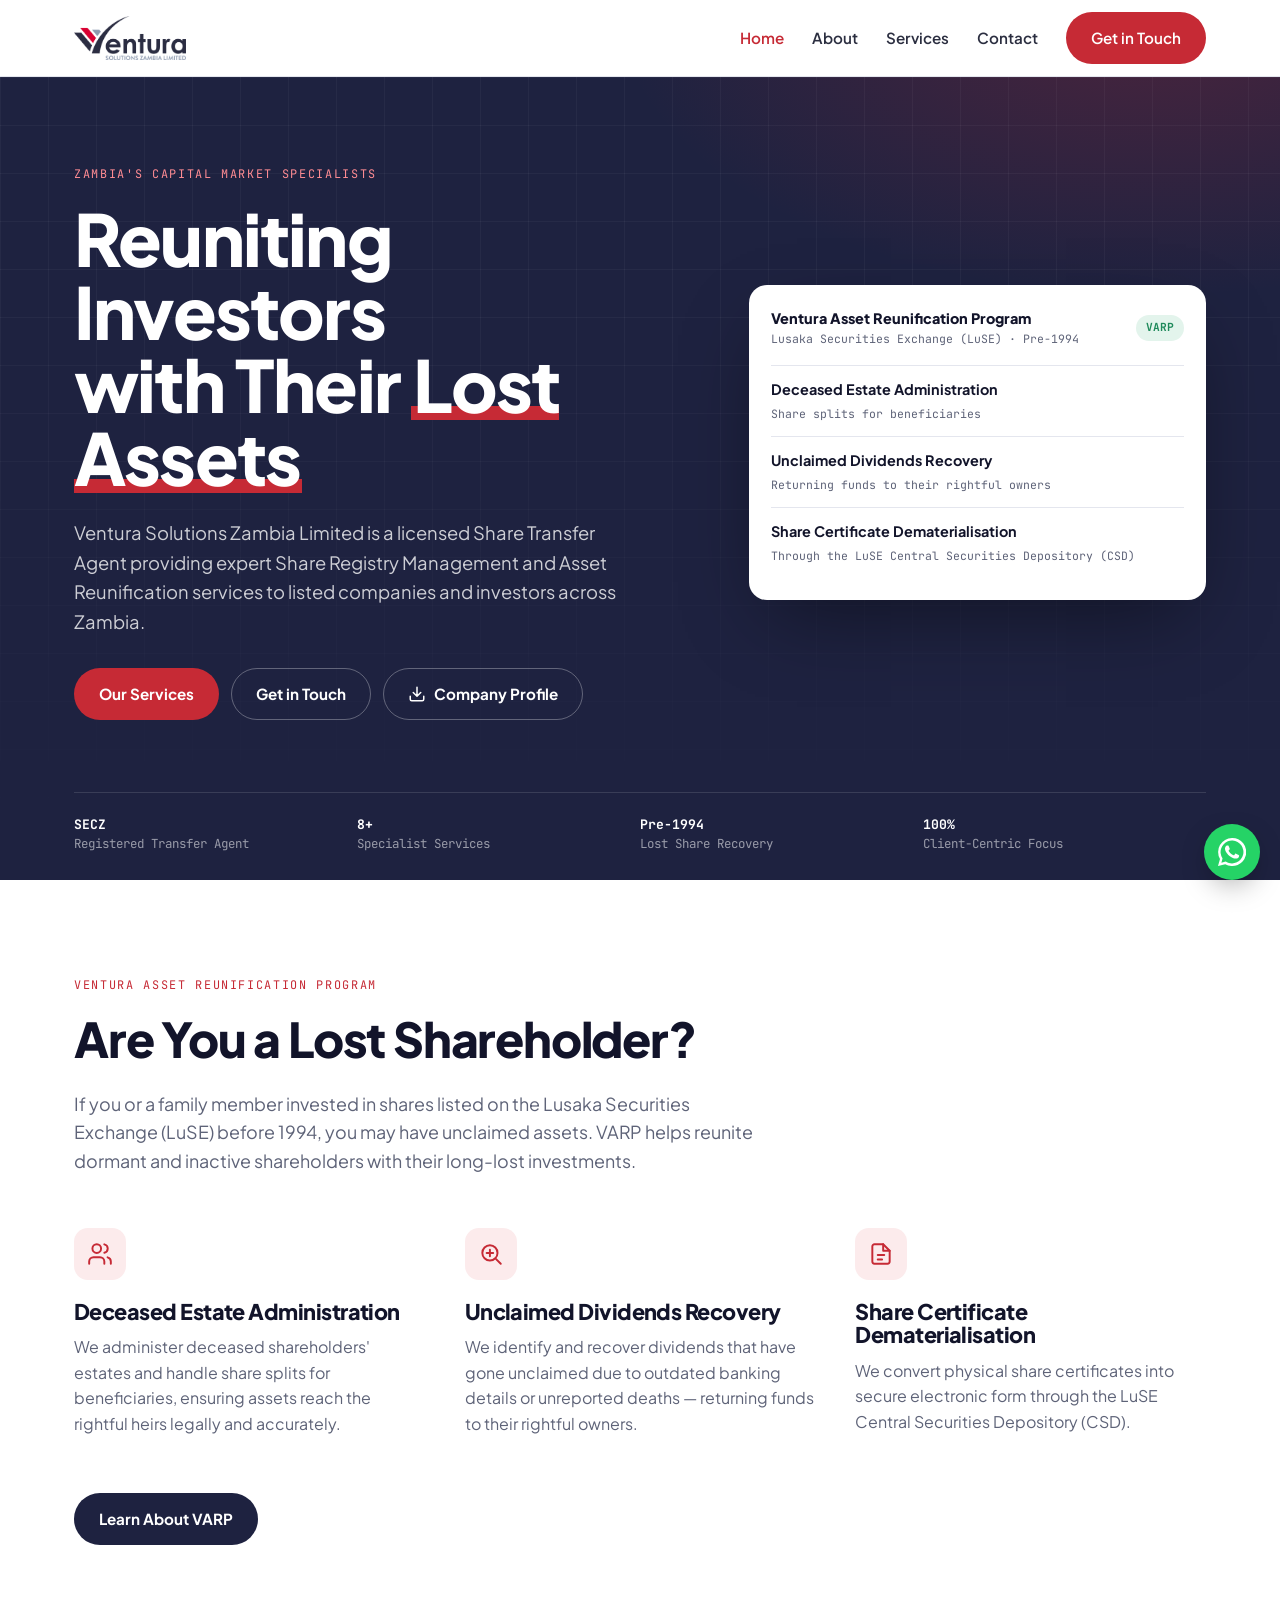
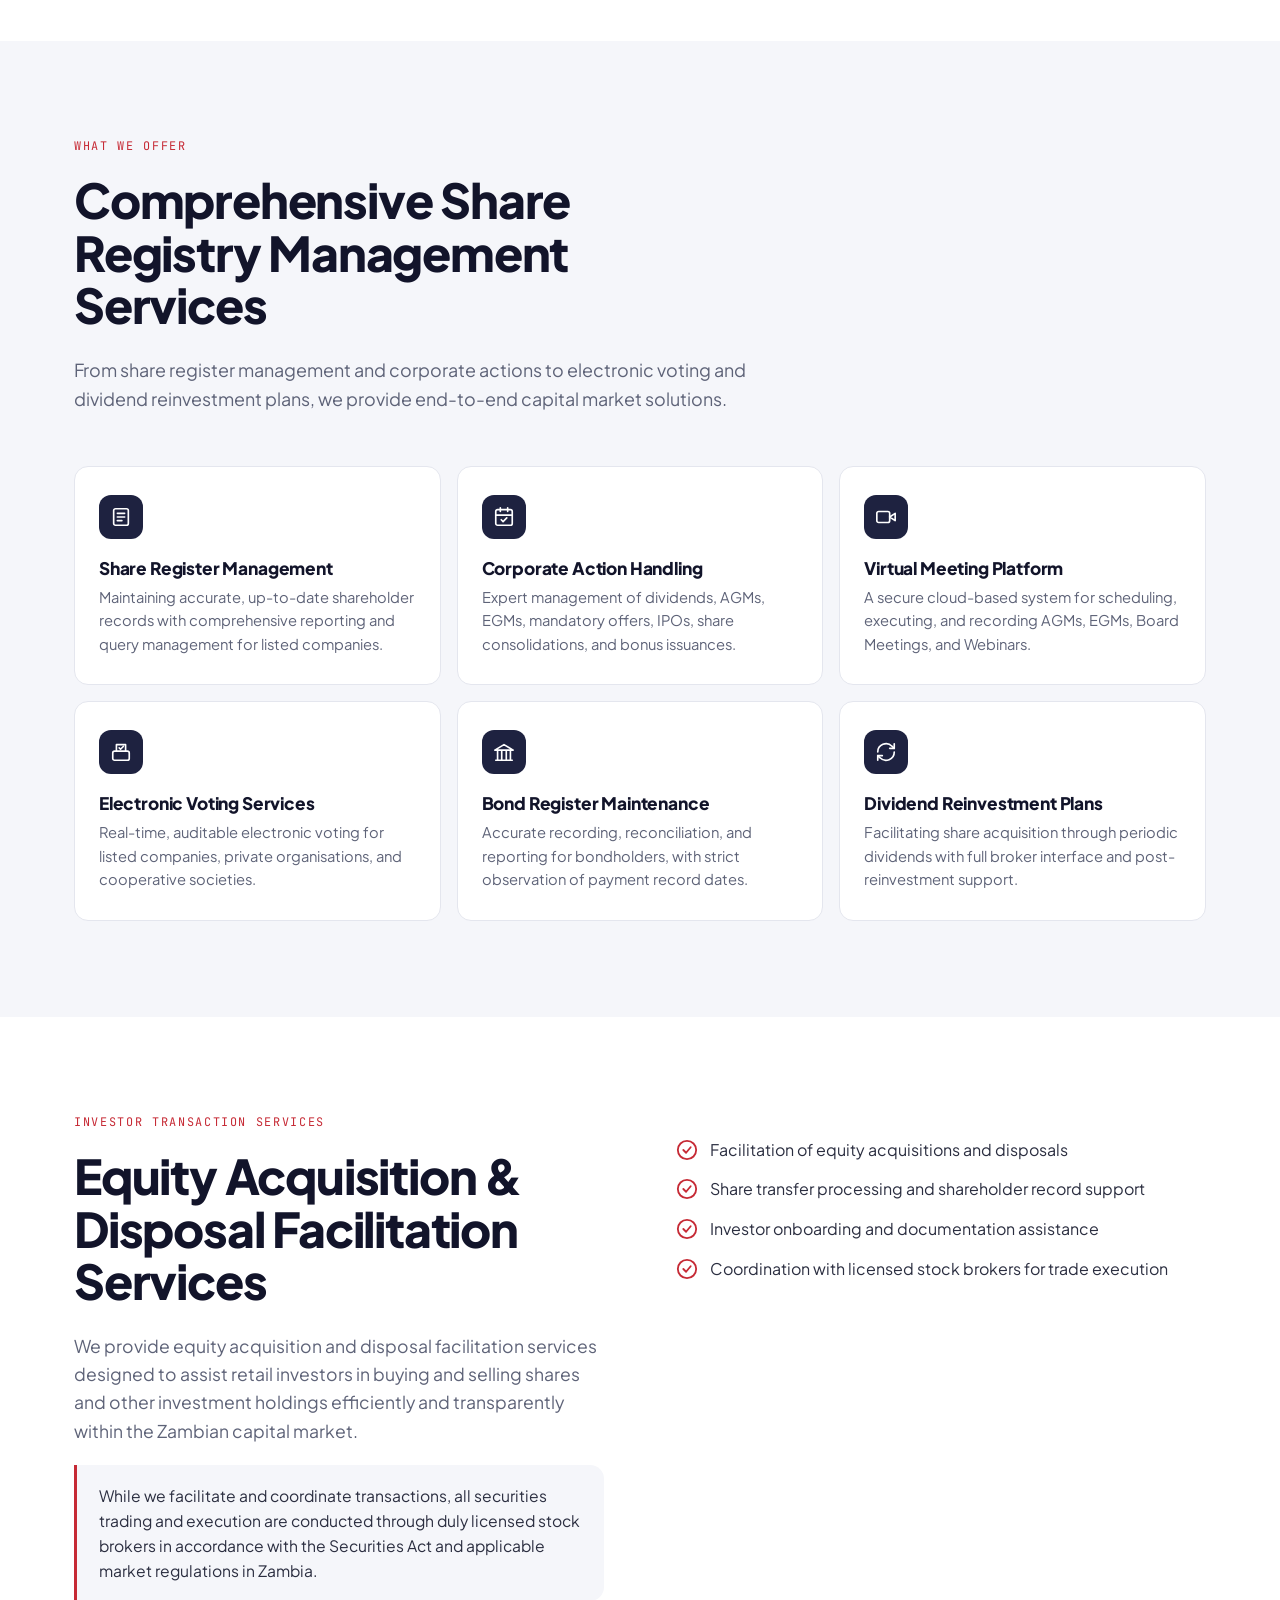
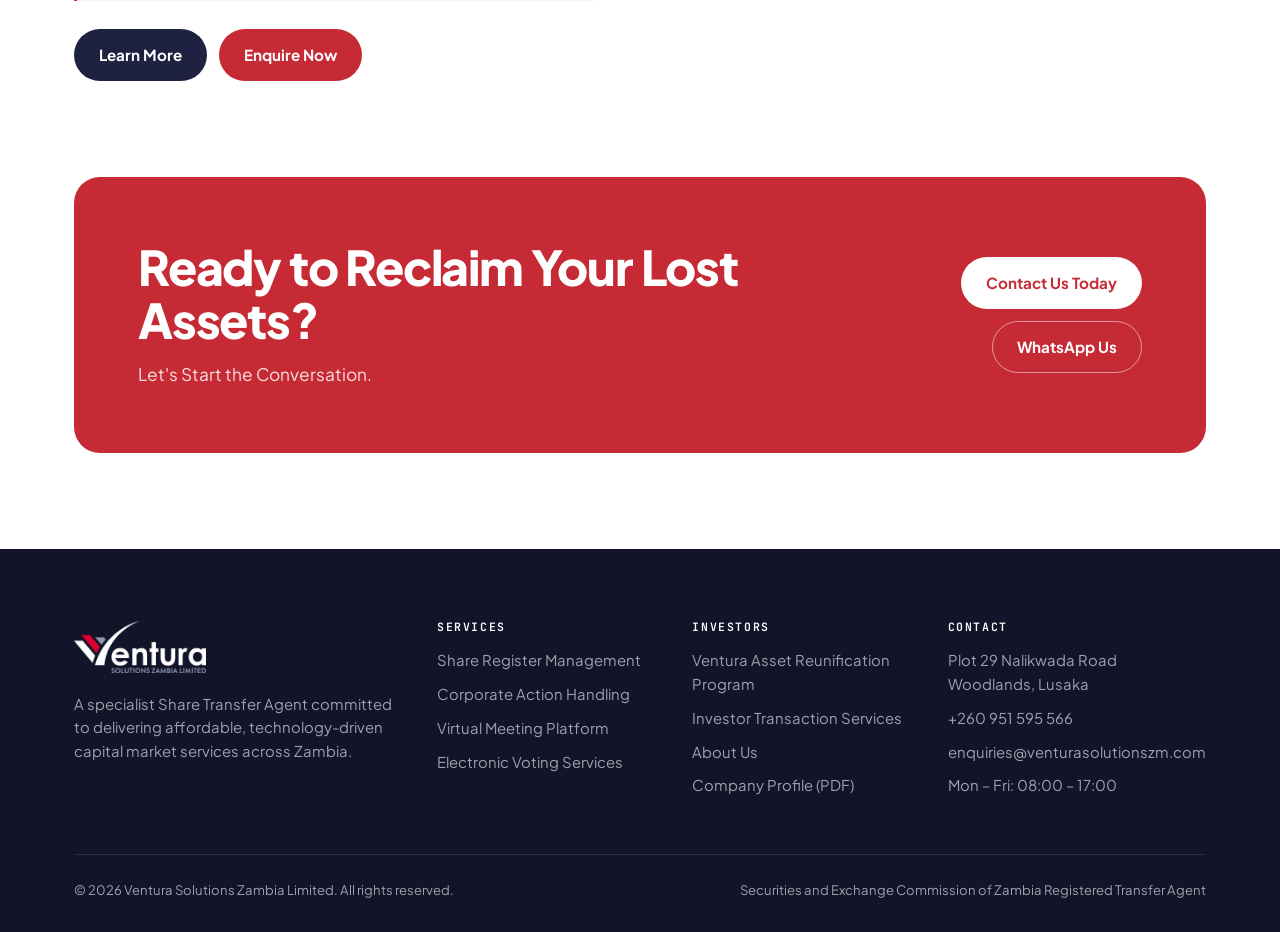
<file: index.html>
<!doctype html>
<html lang="en">
<head>
<meta charset="utf-8">
<meta name="viewport" content="width=device-width, initial-scale=1">
<title>Ventura Solutions Zambia Limited | Share Transfer Agent &amp; Asset Reunification</title>
<meta name="description" content="Ventura Solutions Zambia Limited is a licensed Share Transfer Agent providing expert Share Registry Management and Asset Reunification services to listed companies and investors across Zambia.">
<meta property="og:title" content="Ventura Solutions Zambia Limited | Share Transfer Agent &amp; Asset Reunification">
<meta property="og:description" content="Ventura Solutions Zambia Limited is a licensed Share Transfer Agent providing expert Share Registry Management and Asset Reunification services to listed companies and investors across Zambia.">
<meta property="og:image" content="assets/logo.png">
<link rel="icon" href="favicon.ico" sizes="any">
<link rel="icon" type="image/png" sizes="32x32" href="assets/favicon-32.png">
<link rel="apple-touch-icon" href="assets/apple-touch-icon.png">
<link rel="manifest" href="site.webmanifest">
<meta name="theme-color" content="#1E2240">
<link rel="preconnect" href="https://fonts.googleapis.com">
<link rel="preconnect" href="https://fonts.gstatic.com" crossorigin>
<link href="https://fonts.googleapis.com/css2?family=JetBrains+Mono:wght@400;600;700&family=Plus+Jakarta+Sans:wght@400;500;600;700;800&display=swap" rel="stylesheet">
<link rel="stylesheet" href="assets/styles.css">
<script type="application/ld+json">
{
  "@context": "https://schema.org",
  "@type": "FinancialService",
  "name": "Ventura Solutions Zambia Limited",
  "url": "https://venturasolutionszm.com/",
  "logo": "https://venturasolutionszm.com/assets/logo.png",
  "telephone": "+260951595566",
  "email": "enquiries@venturasolutionszm.com",
  "address": {
    "@type": "PostalAddress",
    "streetAddress": "Plot 29 Nalikwada Road, Woodlands",
    "postOfficeBoxNumber": "37573",
    "addressLocality": "Lusaka",
    "addressCountry": "ZM"
  },
  "openingHours": "Mo-Fr 08:00-17:00",
  "areaServed": "Zambia"
}
</script>
</head>
<body>
<header class="site-header">
  <div class="wrap">
    <a class="brand" href="index.html"><img src="assets/logo.png" alt="Ventura Solutions Zambia Limited" width="112" height="44"></a>
    <button class="nav-toggle" aria-label="Open menu" aria-expanded="false"><svg viewBox="0 0 24 24" fill="none" stroke="currentColor" stroke-width="2" stroke-linecap="round"><path d="M3 6h18M3 12h18M3 18h18"/></svg></button>
    <nav class="nav">
      <a href="index.html" aria-current="page">Home</a>
      <a href="about.html">About</a>
      <a href="services.html">Services</a>
      <a href="contact.html">Contact</a>
      <a class="btn btn-red" href="contact.html">Get in Touch</a>
    </nav>
  </div>
</header>
<main>

<!-- Hero -->
<section class="hero dark">
  <div class="wrap">
    <div class="hero-grid">
      <div>
        <span class="eyebrow">Zambia's Capital Market Specialists</span>
        <h1>
          <span>Reuniting Investors</span>
          <span>with Their <span class="hl">Lost Assets</span></span>
        </h1>
        <p class="lead">Ventura Solutions Zambia Limited is a licensed Share Transfer Agent providing expert Share Registry Management and Asset Reunification services to listed companies and investors across Zambia.</p>
        <div class="btn-row">
          <a class="btn btn-red" href="services.html">Our Services</a>
          <a class="btn btn-ghost" href="contact.html">Get in Touch</a>
          <a class="btn btn-ghost" href="Ventura-Company-Profile.pdf"><svg viewBox="0 0 24 24" fill="none" stroke="currentColor" stroke-width="2" stroke-linecap="round" stroke-linejoin="round"><path d="M21 15v4a2 2 0 0 1-2 2H5a2 2 0 0 1-2-2v-4M7 10l5 5 5-5M12 15V3"/></svg>Company Profile</a>
        </div>
      </div>

      <div class="reveal">
        <div class="ui-card list-rows">
          <div class="ui-top"><div><div class="ui-title">Ventura Asset Reunification Program</div><div class="ui-sub">Lusaka Securities Exchange (LuSE) · Pre-1994</div></div><span class="pill">VARP</span></div>
          <div class="row"><div><b>Deceased Estate Administration</b><span>Share splits for beneficiaries</span></div></div>
          <div class="row"><div><b>Unclaimed Dividends Recovery</b><span>Returning funds to their rightful owners</span></div></div>
          <div class="row"><div><b>Share Certificate Dematerialisation</b><span>Through the LuSE Central Securities Depository (CSD)</span></div></div>
        </div>
      </div>
    </div>

    <div class="facts">
      <div class="fact"><b>SECZ</b><span>Registered Transfer Agent</span></div>
      <div class="fact"><b>8+</b><span>Specialist Services</span></div>
      <div class="fact"><b>Pre-1994</b><span>Lost Share Recovery</span></div>
      <div class="fact"><b>100%</b><span>Client-Centric Focus</span></div>
    </div>
  </div>
</section>

<!-- VARP -->
<section>
  <div class="wrap">
    <div class="sec-head reveal">
      <span class="eyebrow">Ventura Asset Reunification Program</span>
      <h2>Are You a Lost Shareholder?</h2>
      <p>If you or a family member invested in shares listed on the Lusaka Securities Exchange (LuSE) before 1994, you may have unclaimed assets. VARP helps reunite dormant and inactive shareholders with their long-lost investments.</p>
    </div>
    <div class="outcomes">
      <div class="outcome reveal">
        <div class="ic"><svg viewBox="0 0 24 24" fill="none" stroke="currentColor" stroke-width="1.8" stroke-linecap="round" stroke-linejoin="round"><path d="M16 21v-2a4 4 0 0 0-4-4H6a4 4 0 0 0-4 4v2"/><circle cx="9" cy="7" r="4"/><path d="M22 21v-2a4 4 0 0 0-3-3.9M16 3.1a4 4 0 0 1 0 7.8"/></svg></div>
        <h3>Deceased Estate Administration</h3>
        <p>We administer deceased shareholders' estates and handle share splits for beneficiaries, ensuring assets reach the rightful heirs legally and accurately.</p>
      </div>
      <div class="outcome reveal">
        <div class="ic"><svg viewBox="0 0 24 24" fill="none" stroke="currentColor" stroke-width="1.8" stroke-linecap="round" stroke-linejoin="round"><circle cx="11" cy="11" r="7"/><path d="m21 21-4.3-4.3M11 8v6M8 11h6"/></svg></div>
        <h3>Unclaimed Dividends Recovery</h3>
        <p>We identify and recover dividends that have gone unclaimed due to outdated banking details or unreported deaths — returning funds to their rightful owners.</p>
      </div>
      <div class="outcome reveal">
        <div class="ic"><svg viewBox="0 0 24 24" fill="none" stroke="currentColor" stroke-width="1.8" stroke-linecap="round" stroke-linejoin="round"><path d="M14 3H6a2 2 0 0 0-2 2v14a2 2 0 0 0 2 2h12a2 2 0 0 0 2-2V9z"/><path d="M14 3v6h6M9 13h6M9 17h4"/></svg></div>
        <h3>Share Certificate Dematerialisation</h3>
        <p>We convert physical share certificates into secure electronic form through the LuSE Central Securities Depository (CSD).</p>
      </div>
    </div>
    <div class="btn-row" style="margin-top:40px">
      <a class="btn btn-navy" href="services.html#varp">Learn About VARP</a>
    </div>
  </div>
</section>

<!-- Services -->
<section class="bg-2">
  <div class="wrap">
    <div class="sec-head reveal">
      <span class="eyebrow">What We Offer</span>
      <h2>Comprehensive Share Registry Management Services</h2>
      <p>From share register management and corporate actions to electronic voting and dividend reinvestment plans, we provide end-to-end capital market solutions.</p>
    </div>
    <div class="svc-grid svc-grid-3">
      <a class="svc reveal" href="services.html#register">
        <div class="ic"><svg viewBox="0 0 24 24" fill="none" stroke="currentColor" stroke-width="1.8" stroke-linecap="round" stroke-linejoin="round"><rect x="4" y="3" width="16" height="18" rx="2"/><path d="M8 8h8M8 12h8M8 16h5"/></svg></div>
        <h3>Share Register Management</h3><p>Maintaining accurate, up-to-date shareholder records with comprehensive reporting and query management for listed companies.</p>
      </a>
      <a class="svc reveal" href="services.html#corporate-actions">
        <div class="ic"><svg viewBox="0 0 24 24" fill="none" stroke="currentColor" stroke-width="1.8" stroke-linecap="round" stroke-linejoin="round"><rect x="3" y="4" width="18" height="17" rx="2"/><path d="M8 2v4M16 2v4M3 10h18M9 15l2 2 4-4"/></svg></div>
        <h3>Corporate Action Handling</h3><p>Expert management of dividends, AGMs, EGMs, mandatory offers, IPOs, share consolidations, and bonus issuances.</p>
      </a>
      <a class="svc reveal" href="services.html#meetings">
        <div class="ic"><svg viewBox="0 0 24 24" fill="none" stroke="currentColor" stroke-width="1.8" stroke-linecap="round" stroke-linejoin="round"><rect x="2" y="6" width="14" height="12" rx="2"/><path d="m22 8-6 4 6 4z"/></svg></div>
        <h3>Virtual Meeting Platform</h3><p>A secure cloud-based system for scheduling, executing, and recording AGMs, EGMs, Board Meetings, and Webinars.</p>
      </a>
      <a class="svc reveal" href="services.html#e-voting">
        <div class="ic"><svg viewBox="0 0 24 24" fill="none" stroke="currentColor" stroke-width="1.8" stroke-linecap="round" stroke-linejoin="round"><rect x="3" y="11" width="18" height="10" rx="2"/><path d="M7 11V4h10v7M10 7.5l1.5 1.5 3-3"/></svg></div>
        <h3>Electronic Voting Services</h3><p>Real-time, auditable electronic voting for listed companies, private organisations, and cooperative societies.</p>
      </a>
      <a class="svc reveal" href="services.html#bonds">
        <div class="ic"><svg viewBox="0 0 24 24" fill="none" stroke="currentColor" stroke-width="1.8" stroke-linecap="round" stroke-linejoin="round"><path d="M3 21h18M5 21V10M19 21V10M9.5 21V10M14.5 21V10M2 10l10-6 10 6z"/></svg></div>
        <h3>Bond Register Maintenance</h3><p>Accurate recording, reconciliation, and reporting for bondholders, with strict observation of payment record dates.</p>
      </a>
      <a class="svc reveal" href="services.html#drp-esop">
        <div class="ic"><svg viewBox="0 0 24 24" fill="none" stroke="currentColor" stroke-width="1.8" stroke-linecap="round" stroke-linejoin="round"><path d="M21 12a9 9 0 0 1-15.5 6.3L3 16M3 12a9 9 0 0 1 15.5-6.3L21 8"/><path d="M21 3v5h-5M3 21v-5h5"/></svg></div>
        <h3>Dividend Reinvestment Plans</h3><p>Facilitating share acquisition through periodic dividends with full broker interface and post-reinvestment support.</p>
      </a>
    </div>
  </div>
</section>

<!-- Investor Transaction Services -->
<section>
  <div class="wrap feature" style="align-items:start">
    <div class="reveal">
      <span class="eyebrow">Investor Transaction Services</span>
      <h2 style="font-size:clamp(2rem,4vw,3rem)">Equity Acquisition &amp; Disposal Facilitation Services</h2>
      <p style="font-size:1.1rem;color:var(--muted)">We provide equity acquisition and disposal facilitation services designed to assist retail investors in buying and selling shares and other investment holdings efficiently and transparently within the Zambian capital market.</p>
      <p class="note">While we facilitate and coordinate transactions, all securities trading and execution are conducted through duly licensed stock brokers in accordance with the Securities Act and applicable market regulations in Zambia.</p>
      <div class="btn-row">
        <a class="btn btn-navy" href="services.html#equity">Learn More</a>
        <a class="btn btn-red" href="mailto:enquiries@venturasolutionszm.com?subject=Equity%20acquisition%20or%20disposal%20enquiry">Enquire Now</a>
      </div>
    </div>
    <div class="reveal">
      <ul class="checks">
        <li><svg viewBox="0 0 24 24" fill="none" stroke="currentColor" stroke-width="2" stroke-linecap="round" stroke-linejoin="round"><circle cx="12" cy="12" r="10"/><path d="m8 12 3 3 5-6"/></svg>Facilitation of equity acquisitions and disposals</li>
        <li><svg viewBox="0 0 24 24" fill="none" stroke="currentColor" stroke-width="2" stroke-linecap="round" stroke-linejoin="round"><circle cx="12" cy="12" r="10"/><path d="m8 12 3 3 5-6"/></svg>Share transfer processing and shareholder record support</li>
        <li><svg viewBox="0 0 24 24" fill="none" stroke="currentColor" stroke-width="2" stroke-linecap="round" stroke-linejoin="round"><circle cx="12" cy="12" r="10"/><path d="m8 12 3 3 5-6"/></svg>Investor onboarding and documentation assistance</li>
        <li><svg viewBox="0 0 24 24" fill="none" stroke="currentColor" stroke-width="2" stroke-linecap="round" stroke-linejoin="round"><circle cx="12" cy="12" r="10"/><path d="m8 12 3 3 5-6"/></svg>Coordination with licensed stock brokers for trade execution</li>
      </ul>
    </div>
  </div>
</section>

<!-- CTA -->
<section style="padding-top:0">
  <div class="wrap">
    <div class="cta reveal">
      <div>
        <h2>Ready to Reclaim Your Lost Assets?</h2>
        <p>Let's Start the Conversation.</p>
      </div>
      <div class="btn-row">
        <a class="btn btn-white" href="contact.html">Contact Us Today</a>
        <a class="btn btn-line" href="https://wa.me/260951595566" target="_blank" rel="noopener">WhatsApp Us</a>
      </div>
    </div>
  </div>
</section>

</main>

<footer class="site-footer">
  <div class="wrap">
    <div class="foot-grid">
      <div>
        <img class="foot-logo" src="assets/logo-color-dark.png" alt="Ventura Solutions Zambia Limited" width="132" height="52">
        <p>A specialist Share Transfer Agent committed to delivering affordable, technology-driven capital market services across Zambia.</p>
      </div>
      <div>
        <h4>Services</h4>
        <ul>
          <li><a href="services.html#register">Share Register Management</a></li>
          <li><a href="services.html#corporate-actions">Corporate Action Handling</a></li>
          <li><a href="services.html#meetings">Virtual Meeting Platform</a></li>
          <li><a href="services.html#e-voting">Electronic Voting Services</a></li>
        </ul>
      </div>
      <div>
        <h4>Investors</h4>
        <ul>
          <li><a href="services.html#varp">Ventura Asset Reunification Program</a></li>
          <li><a href="services.html#equity">Investor Transaction Services</a></li>
          <li><a href="about.html">About Us</a></li>
          <li><a href="Ventura-Company-Profile.pdf">Company Profile (PDF)</a></li>
        </ul>
      </div>
      <div>
        <h4>Contact</h4>
        <ul>
          <li>Plot 29 Nalikwada Road Woodlands, Lusaka</li>
          <li><a href="tel:+260951595566">+260 951 595 566</a></li>
          <li><a href="mailto:enquiries@venturasolutionszm.com">enquiries@venturasolutionszm.com</a></li>
          <li>Mon – Fri: 08:00 – 17:00</li>
        </ul>
      </div>
    </div>
    <div class="foot-bottom">
      <span>© <span data-year>2026</span> Ventura Solutions Zambia Limited. All rights reserved.</span>
      <span>Securities and Exchange Commission of Zambia Registered Transfer Agent</span>
    </div>
  </div>
</footer>

<a class="wa-float" href="https://wa.me/260951595566" target="_blank" rel="noopener" aria-label="Chat on WhatsApp"><svg viewBox="0 0 24 24" fill="currentColor"><path d="M17.5 14.4c-.3-.1-1.8-.9-2-1-.3-.1-.5-.1-.7.1-.2.3-.8 1-.9 1.2-.2.2-.3.2-.6.1-.3-.1-1.3-.5-2.4-1.5-.9-.8-1.5-1.8-1.7-2.1-.2-.3 0-.5.1-.6l.4-.5c.2-.2.2-.3.3-.5.1-.2 0-.4 0-.5l-.9-2.2c-.2-.6-.5-.5-.7-.5h-.6c-.2 0-.5.1-.8.4-.3.3-1 1-1 2.5s1.1 2.9 1.2 3.1c.1.2 2.1 3.2 5.1 4.5.7.3 1.3.5 1.7.6.7.2 1.4.2 1.9.1.6-.1 1.8-.7 2-1.4.2-.7.2-1.3.2-1.4-.1-.1-.3-.2-.6-.3zM12 21.8c-1.8 0-3.5-.5-5-1.4l-.4-.2-3.7 1 1-3.6-.2-.4A9.8 9.8 0 1 1 12 21.8zM12 0a12 12 0 0 0-10.3 18L0 24l6.2-1.6A12 12 0 1 0 12 0z"/></svg></a>
<script src="assets/script.js"></script>
</body>
</html>
</file>
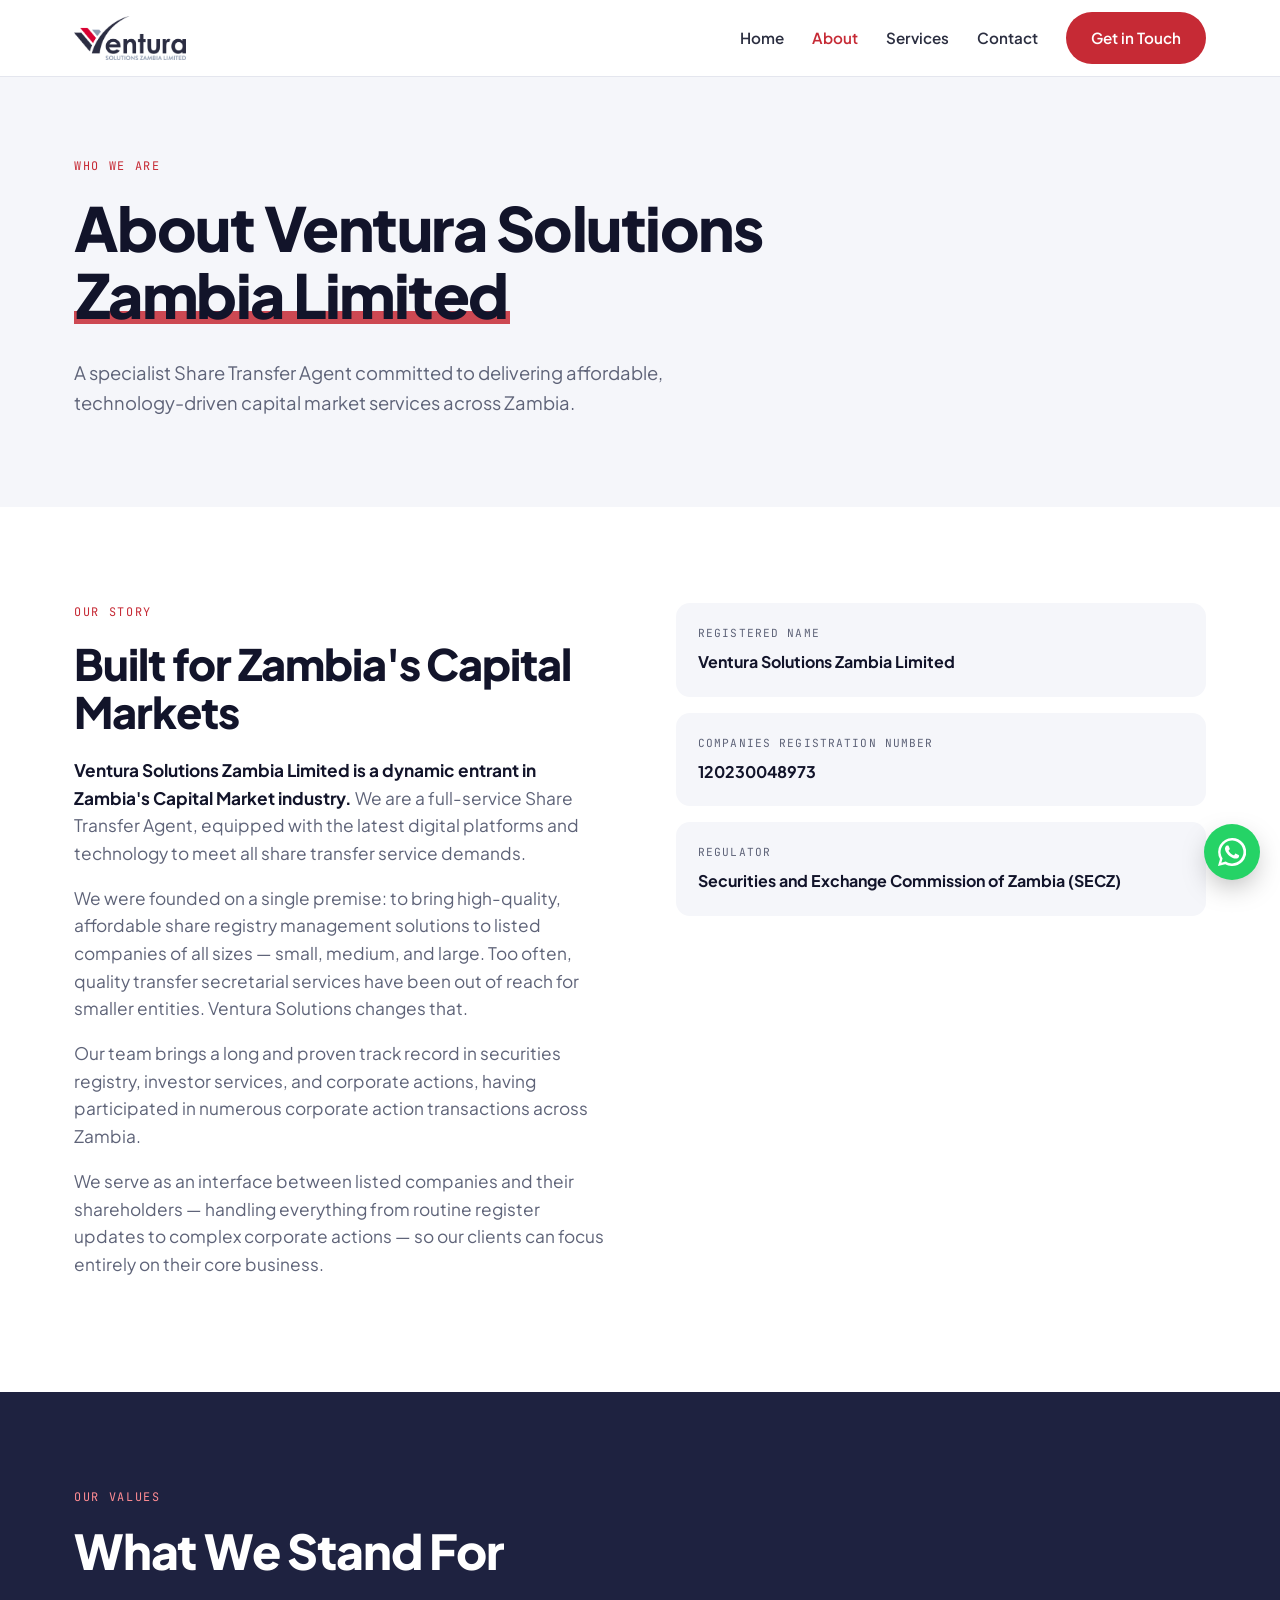
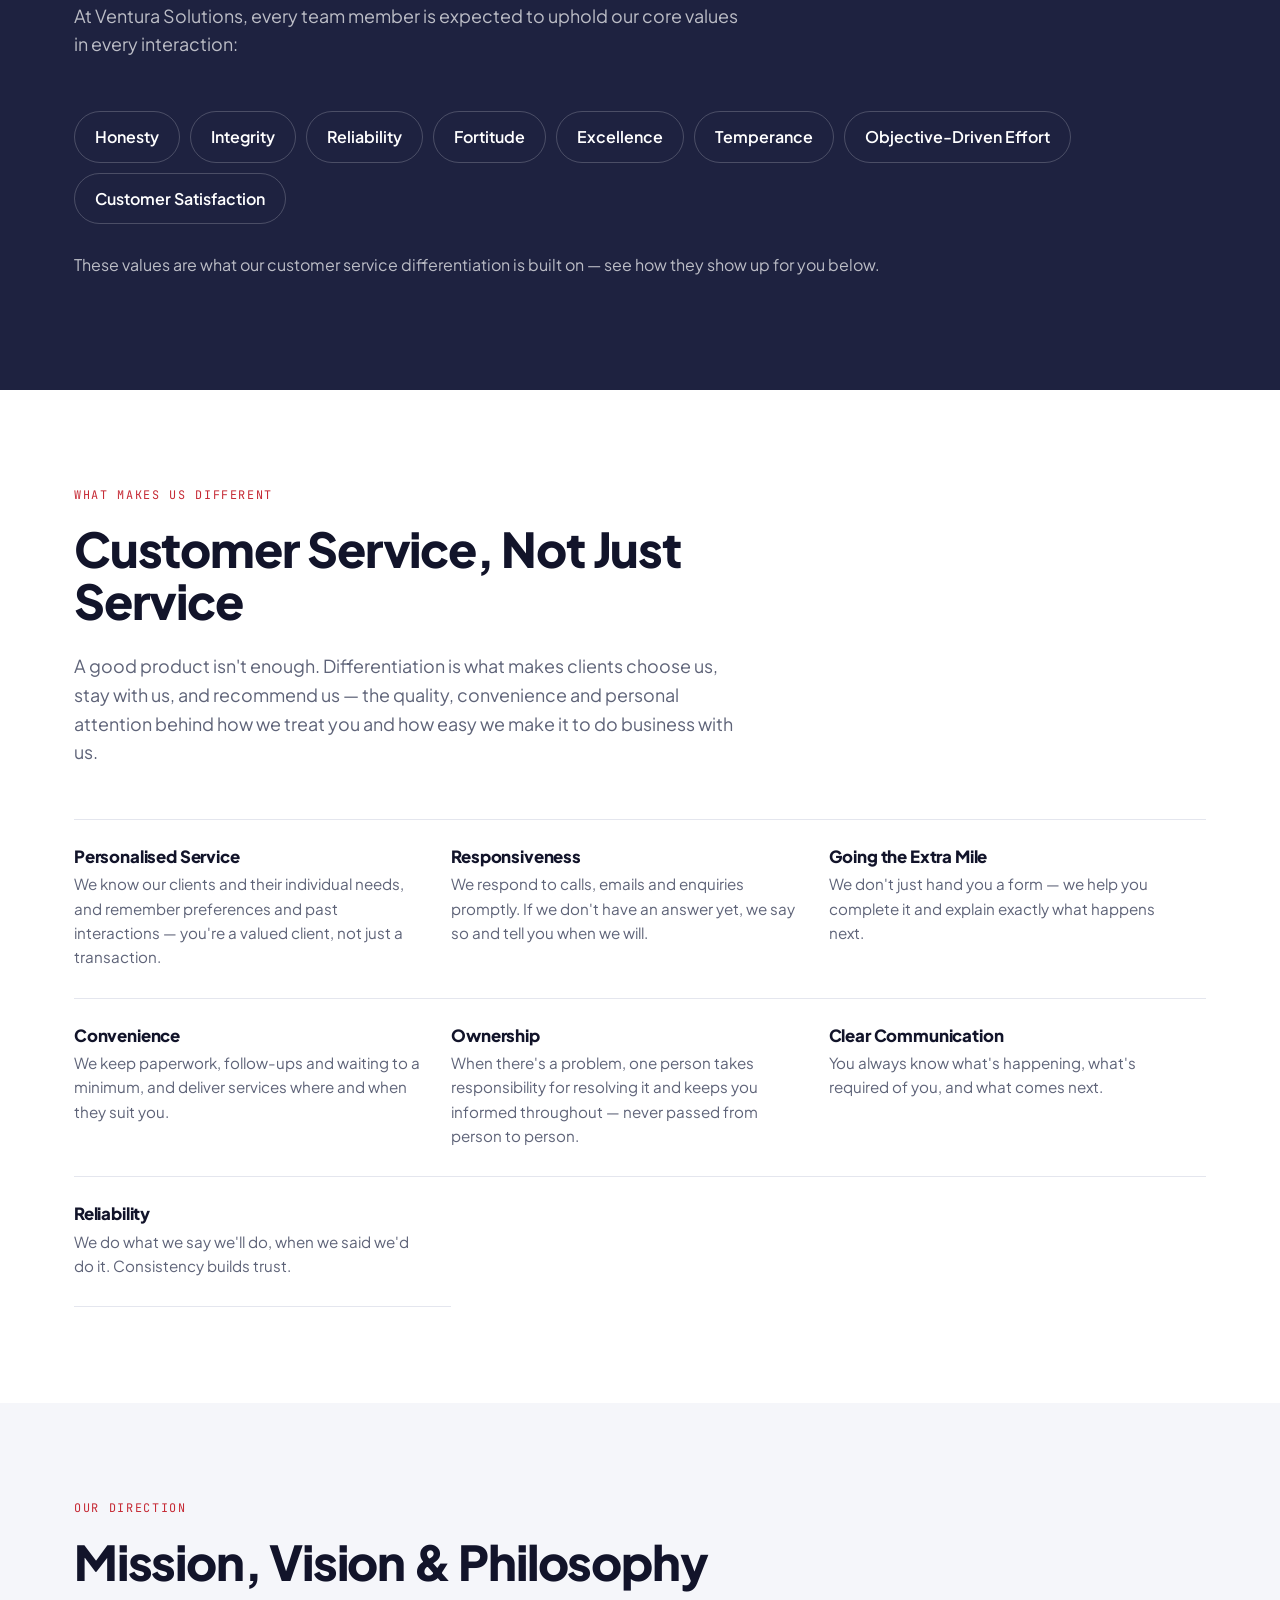
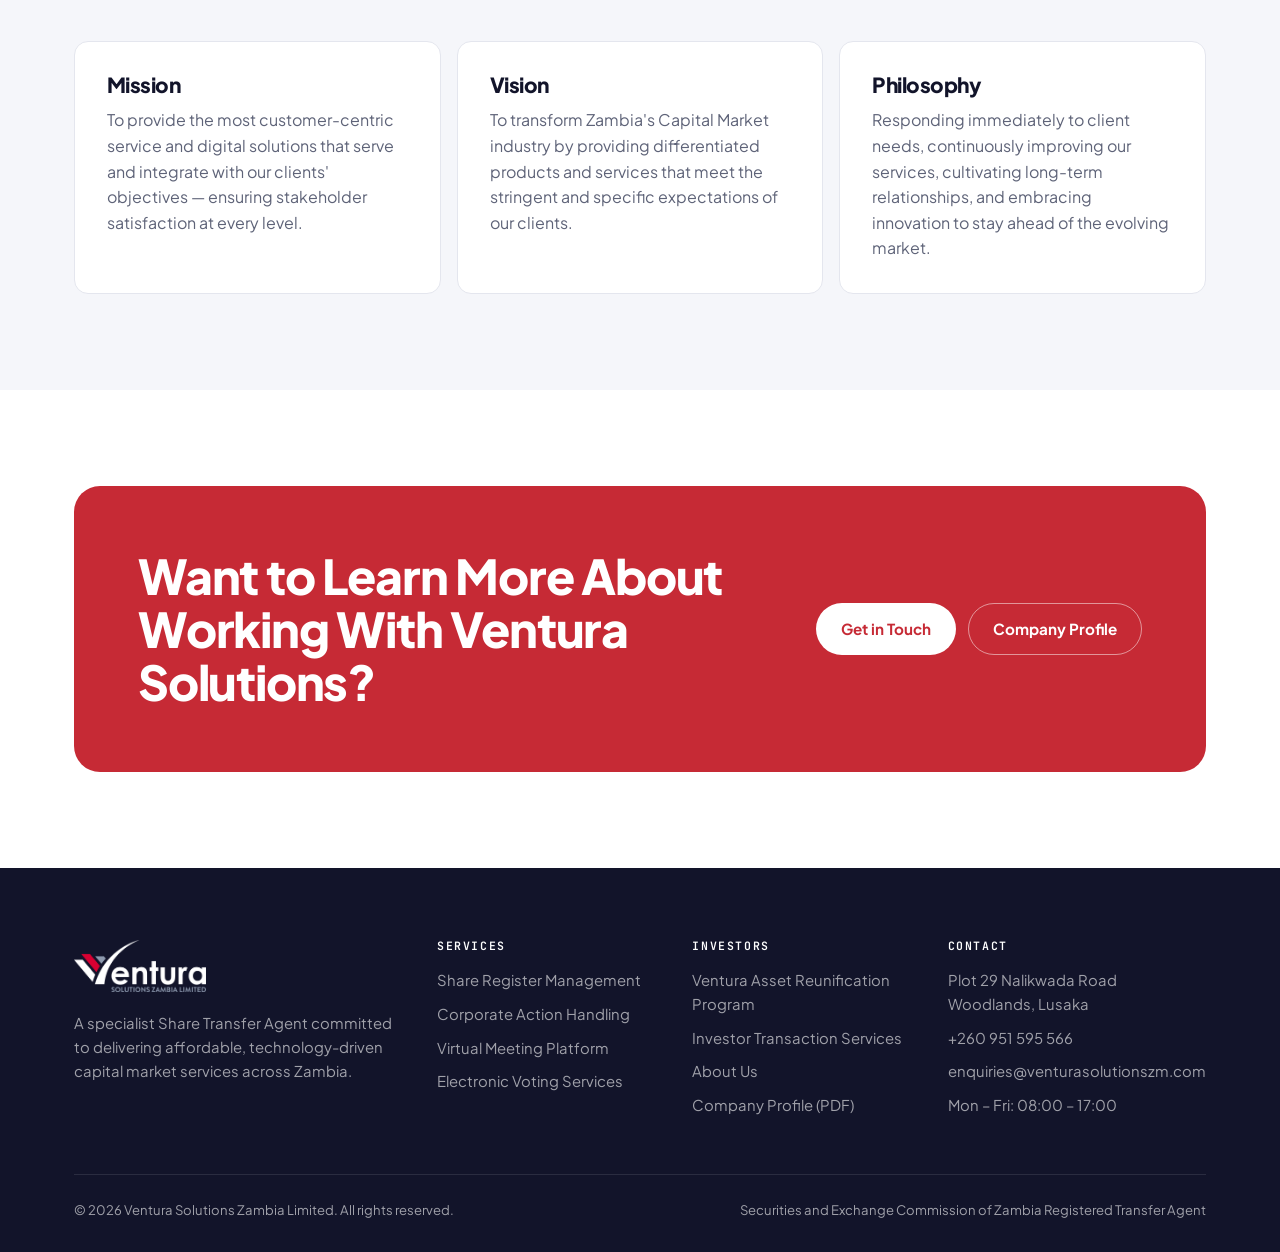
<file: about.html>
<!doctype html>
<html lang="en">
<head>
<meta charset="utf-8">
<meta name="viewport" content="width=device-width, initial-scale=1">
<title>About Us | Ventura Solutions Zambia Limited</title>
<meta name="description" content="Ventura Solutions Zambia Limited is a specialist Share Transfer Agent committed to delivering affordable, technology-driven capital market services across Zambia.">
<meta property="og:title" content="About Us | Ventura Solutions Zambia Limited">
<meta property="og:description" content="Ventura Solutions Zambia Limited is a specialist Share Transfer Agent committed to delivering affordable, technology-driven capital market services across Zambia.">
<meta property="og:image" content="assets/logo.png">
<link rel="icon" href="favicon.ico" sizes="any">
<link rel="icon" type="image/png" sizes="32x32" href="assets/favicon-32.png">
<link rel="apple-touch-icon" href="assets/apple-touch-icon.png">
<link rel="manifest" href="site.webmanifest">
<meta name="theme-color" content="#1E2240">
<link rel="preconnect" href="https://fonts.googleapis.com">
<link rel="preconnect" href="https://fonts.gstatic.com" crossorigin>
<link href="https://fonts.googleapis.com/css2?family=JetBrains+Mono:wght@400;600;700&family=Plus+Jakarta+Sans:wght@400;500;600;700;800&display=swap" rel="stylesheet">
<link rel="stylesheet" href="assets/styles.css">
</head>
<body>
<header class="site-header">
  <div class="wrap">
    <a class="brand" href="index.html"><img src="assets/logo.png" alt="Ventura Solutions Zambia Limited" width="112" height="44"></a>
    <button class="nav-toggle" aria-label="Open menu" aria-expanded="false"><svg viewBox="0 0 24 24" fill="none" stroke="currentColor" stroke-width="2" stroke-linecap="round"><path d="M3 6h18M3 12h18M3 18h18"/></svg></button>
    <nav class="nav">
      <a href="index.html">Home</a>
      <a href="about.html" aria-current="page">About</a>
      <a href="services.html">Services</a>
      <a href="contact.html">Contact</a>
      <a class="btn btn-red" href="contact.html">Get in Touch</a>
    </nav>
  </div>
</header>
<main>

<section class="page-hero bg-2">
  <div class="wrap">
    <span class="eyebrow">Who We Are</span>
    <h1>About Ventura Solutions <span class="hl">Zambia Limited</span></h1>
    <p class="lead" style="color:var(--muted)">A specialist Share Transfer Agent committed to delivering affordable, technology-driven capital market services across Zambia.</p>
  </div>
</section>

<section>
  <div class="wrap feature" style="align-items:start">
    <div class="prose reveal">
      <span class="eyebrow">Our Story</span>
      <h2 style="font-size:clamp(1.9rem,3.6vw,2.7rem)">Built for Zambia's Capital Markets</h2>
      <p><strong>Ventura Solutions Zambia Limited is a dynamic entrant in Zambia's Capital Market industry.</strong> We are a full-service Share Transfer Agent, equipped with the latest digital platforms and technology to meet all share transfer service demands.</p>
      <p>We were founded on a single premise: to bring high-quality, affordable share registry management solutions to listed companies of all sizes — small, medium, and large. Too often, quality transfer secretarial services have been out of reach for smaller entities. Ventura Solutions changes that.</p>
      <p>Our team brings a long and proven track record in securities registry, investor services, and corporate actions, having participated in numerous corporate action transactions across Zambia.</p>
      <p>We serve as an interface between listed companies and their shareholders — handling everything from routine register updates to complex corporate actions — so our clients can focus entirely on their core business.</p>
    </div>
    <div class="reveal">
      <div class="reg" style="grid-template-columns:1fr;margin-top:0">
        <div><small>Registered Name</small><b>Ventura Solutions Zambia Limited</b></div>
        <div><small>Companies Registration Number</small><b>120230048973</b></div>
        <div><small>Regulator</small><b>Securities and Exchange Commission of Zambia (SECZ)</b></div>
      </div>
    </div>
  </div>
</section>

<section class="dark">
  <div class="wrap">
    <div class="sec-head reveal">
      <span class="eyebrow">Our Values</span>
      <h2>What We Stand For</h2>
      <p>At Ventura Solutions, every team member is expected to uphold our core values in every interaction:</p>
    </div>
    <div class="values reveal">
      <span>Honesty</span><span>Integrity</span><span>Reliability</span><span>Fortitude</span><span>Excellence</span><span>Temperance</span><span>Objective-Driven Effort</span><span>Customer Satisfaction</span>
    </div>
    <p class="reveal" style="margin-top:28px;color:rgba(255,255,255,.7)">These values are what our customer service differentiation is built on — see how they show up for you below.</p>
  </div>
</section>

<section>
  <div class="wrap">
    <div class="sec-head reveal">
      <span class="eyebrow">What Makes Us Different</span>
      <h2>Customer Service, Not Just Service</h2>
      <p>A good product isn't enough. Differentiation is what makes clients choose us, stay with us, and recommend us — the quality, convenience and personal attention behind how we treat you and how easy we make it to do business with us.</p>
    </div>
    <div class="promise reveal">
      <div><h4>Personalised Service</h4><p>We know our clients and their individual needs, and remember preferences and past interactions — you're a valued client, not just a transaction.</p></div>
      <div><h4>Responsiveness</h4><p>We respond to calls, emails and enquiries promptly. If we don't have an answer yet, we say so and tell you when we will.</p></div>
      <div><h4>Going the Extra Mile</h4><p>We don't just hand you a form — we help you complete it and explain exactly what happens next.</p></div>
      <div><h4>Convenience</h4><p>We keep paperwork, follow-ups and waiting to a minimum, and deliver services where and when they suit you.</p></div>
      <div><h4>Ownership</h4><p>When there's a problem, one person takes responsibility for resolving it and keeps you informed throughout — never passed from person to person.</p></div>
      <div><h4>Clear Communication</h4><p>You always know what's happening, what's required of you, and what comes next.</p></div>
      <div><h4>Reliability</h4><p>We do what we say we'll do, when we said we'd do it. Consistency builds trust.</p></div>
    </div>
  </div>
</section>

<section class="bg-2">
  <div class="wrap">
    <div class="sec-head reveal">
      <span class="eyebrow">Our Direction</span>
      <h2>Mission, Vision &amp; Philosophy</h2>
    </div>
    <div class="mvv reveal">
      <div><h3>Mission</h3><p>To provide the most customer-centric service and digital solutions that serve and integrate with our clients' objectives — ensuring stakeholder satisfaction at every level.</p></div>
      <div><h3>Vision</h3><p>To transform Zambia's Capital Market industry by providing differentiated products and services that meet the stringent and specific expectations of our clients.</p></div>
      <div><h3>Philosophy</h3><p>Responding immediately to client needs, continuously improving our services, cultivating long-term relationships, and embracing innovation to stay ahead of the evolving market.</p></div>
    </div>
  </div>
</section>

<section>
  <div class="wrap">
    <div class="cta reveal">
      <div>
        <h2>Want to Learn More About Working With Ventura Solutions?</h2>
      </div>
      <div class="btn-row">
        <a class="btn btn-white" href="contact.html">Get in Touch</a>
        <a class="btn btn-line" href="Ventura-Company-Profile.pdf">Company Profile</a>
      </div>
    </div>
  </div>
</section>

</main>

<footer class="site-footer">
  <div class="wrap">
    <div class="foot-grid">
      <div>
        <img class="foot-logo" src="assets/logo-color-dark.png" alt="Ventura Solutions Zambia Limited" width="132" height="52">
        <p>A specialist Share Transfer Agent committed to delivering affordable, technology-driven capital market services across Zambia.</p>
      </div>
      <div>
        <h4>Services</h4>
        <ul>
          <li><a href="services.html#register">Share Register Management</a></li>
          <li><a href="services.html#corporate-actions">Corporate Action Handling</a></li>
          <li><a href="services.html#meetings">Virtual Meeting Platform</a></li>
          <li><a href="services.html#e-voting">Electronic Voting Services</a></li>
        </ul>
      </div>
      <div>
        <h4>Investors</h4>
        <ul>
          <li><a href="services.html#varp">Ventura Asset Reunification Program</a></li>
          <li><a href="services.html#equity">Investor Transaction Services</a></li>
          <li><a href="about.html">About Us</a></li>
          <li><a href="Ventura-Company-Profile.pdf">Company Profile (PDF)</a></li>
        </ul>
      </div>
      <div>
        <h4>Contact</h4>
        <ul>
          <li>Plot 29 Nalikwada Road Woodlands, Lusaka</li>
          <li><a href="tel:+260951595566">+260 951 595 566</a></li>
          <li><a href="mailto:enquiries@venturasolutionszm.com">enquiries@venturasolutionszm.com</a></li>
          <li>Mon – Fri: 08:00 – 17:00</li>
        </ul>
      </div>
    </div>
    <div class="foot-bottom">
      <span>© <span data-year>2026</span> Ventura Solutions Zambia Limited. All rights reserved.</span>
      <span>Securities and Exchange Commission of Zambia Registered Transfer Agent</span>
    </div>
  </div>
</footer>

<a class="wa-float" href="https://wa.me/260951595566" target="_blank" rel="noopener" aria-label="Chat on WhatsApp"><svg viewBox="0 0 24 24" fill="currentColor"><path d="M17.5 14.4c-.3-.1-1.8-.9-2-1-.3-.1-.5-.1-.7.1-.2.3-.8 1-.9 1.2-.2.2-.3.2-.6.1-.3-.1-1.3-.5-2.4-1.5-.9-.8-1.5-1.8-1.7-2.1-.2-.3 0-.5.1-.6l.4-.5c.2-.2.2-.3.3-.5.1-.2 0-.4 0-.5l-.9-2.2c-.2-.6-.5-.5-.7-.5h-.6c-.2 0-.5.1-.8.4-.3.3-1 1-1 2.5s1.1 2.9 1.2 3.1c.1.2 2.1 3.2 5.1 4.5.7.3 1.3.5 1.7.6.7.2 1.4.2 1.9.1.6-.1 1.8-.7 2-1.4.2-.7.2-1.3.2-1.4-.1-.1-.3-.2-.6-.3zM12 21.8c-1.8 0-3.5-.5-5-1.4l-.4-.2-3.7 1 1-3.6-.2-.4A9.8 9.8 0 1 1 12 21.8zM12 0a12 12 0 0 0-10.3 18L0 24l6.2-1.6A12 12 0 1 0 12 0z"/></svg></a>
<script src="assets/script.js"></script>
</body>
</html>
</file>
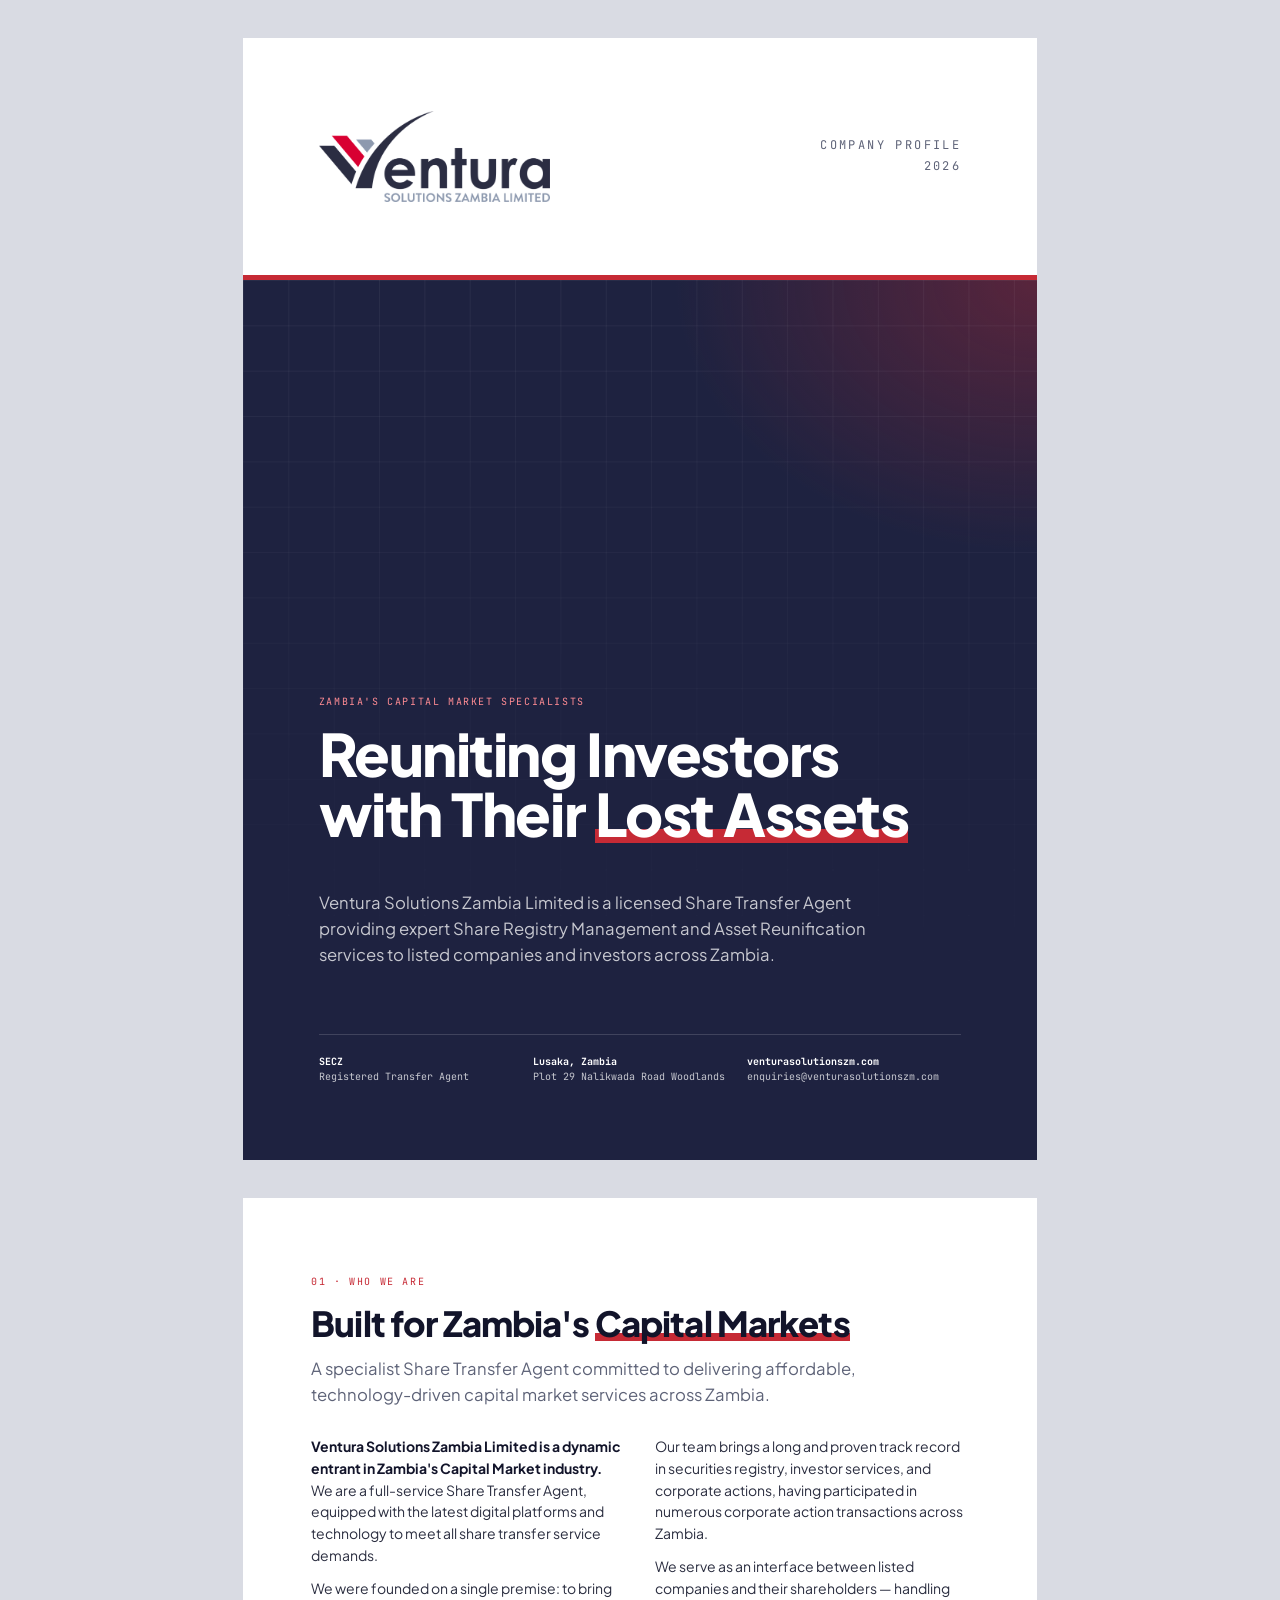
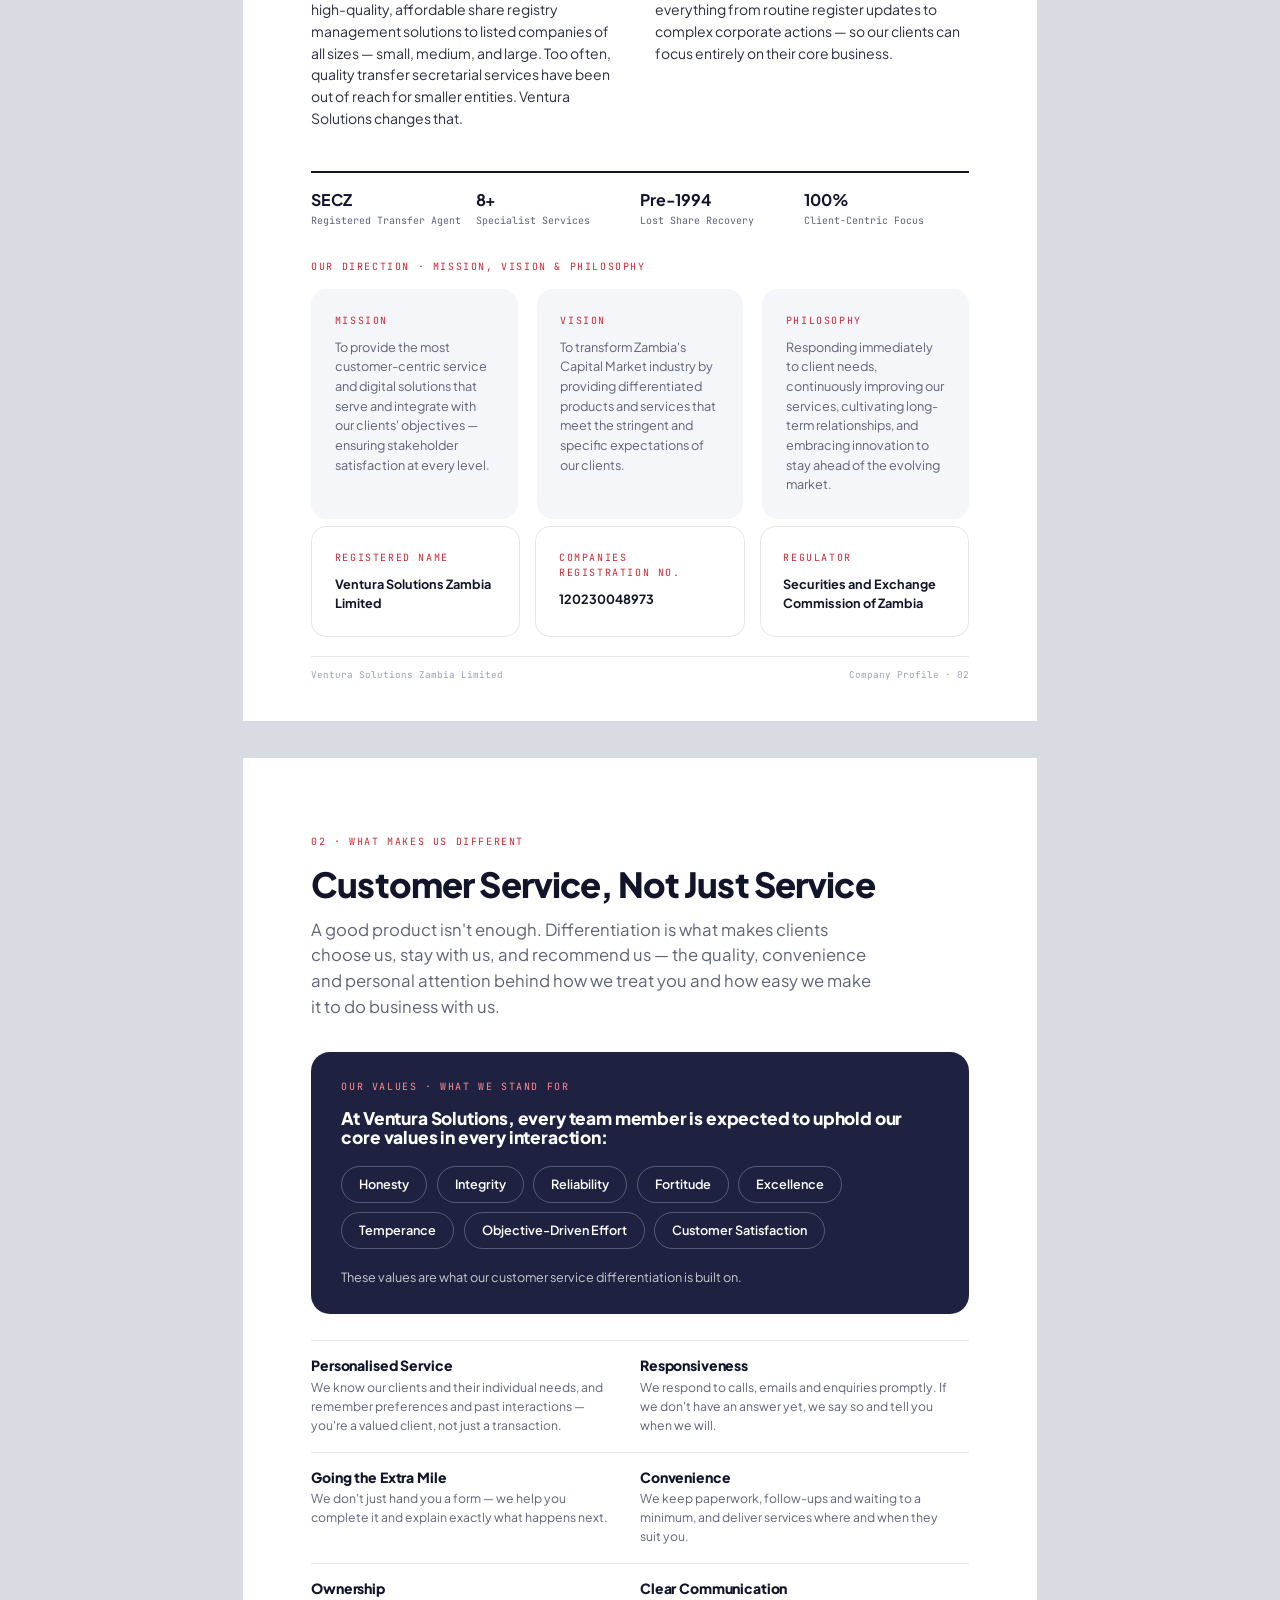
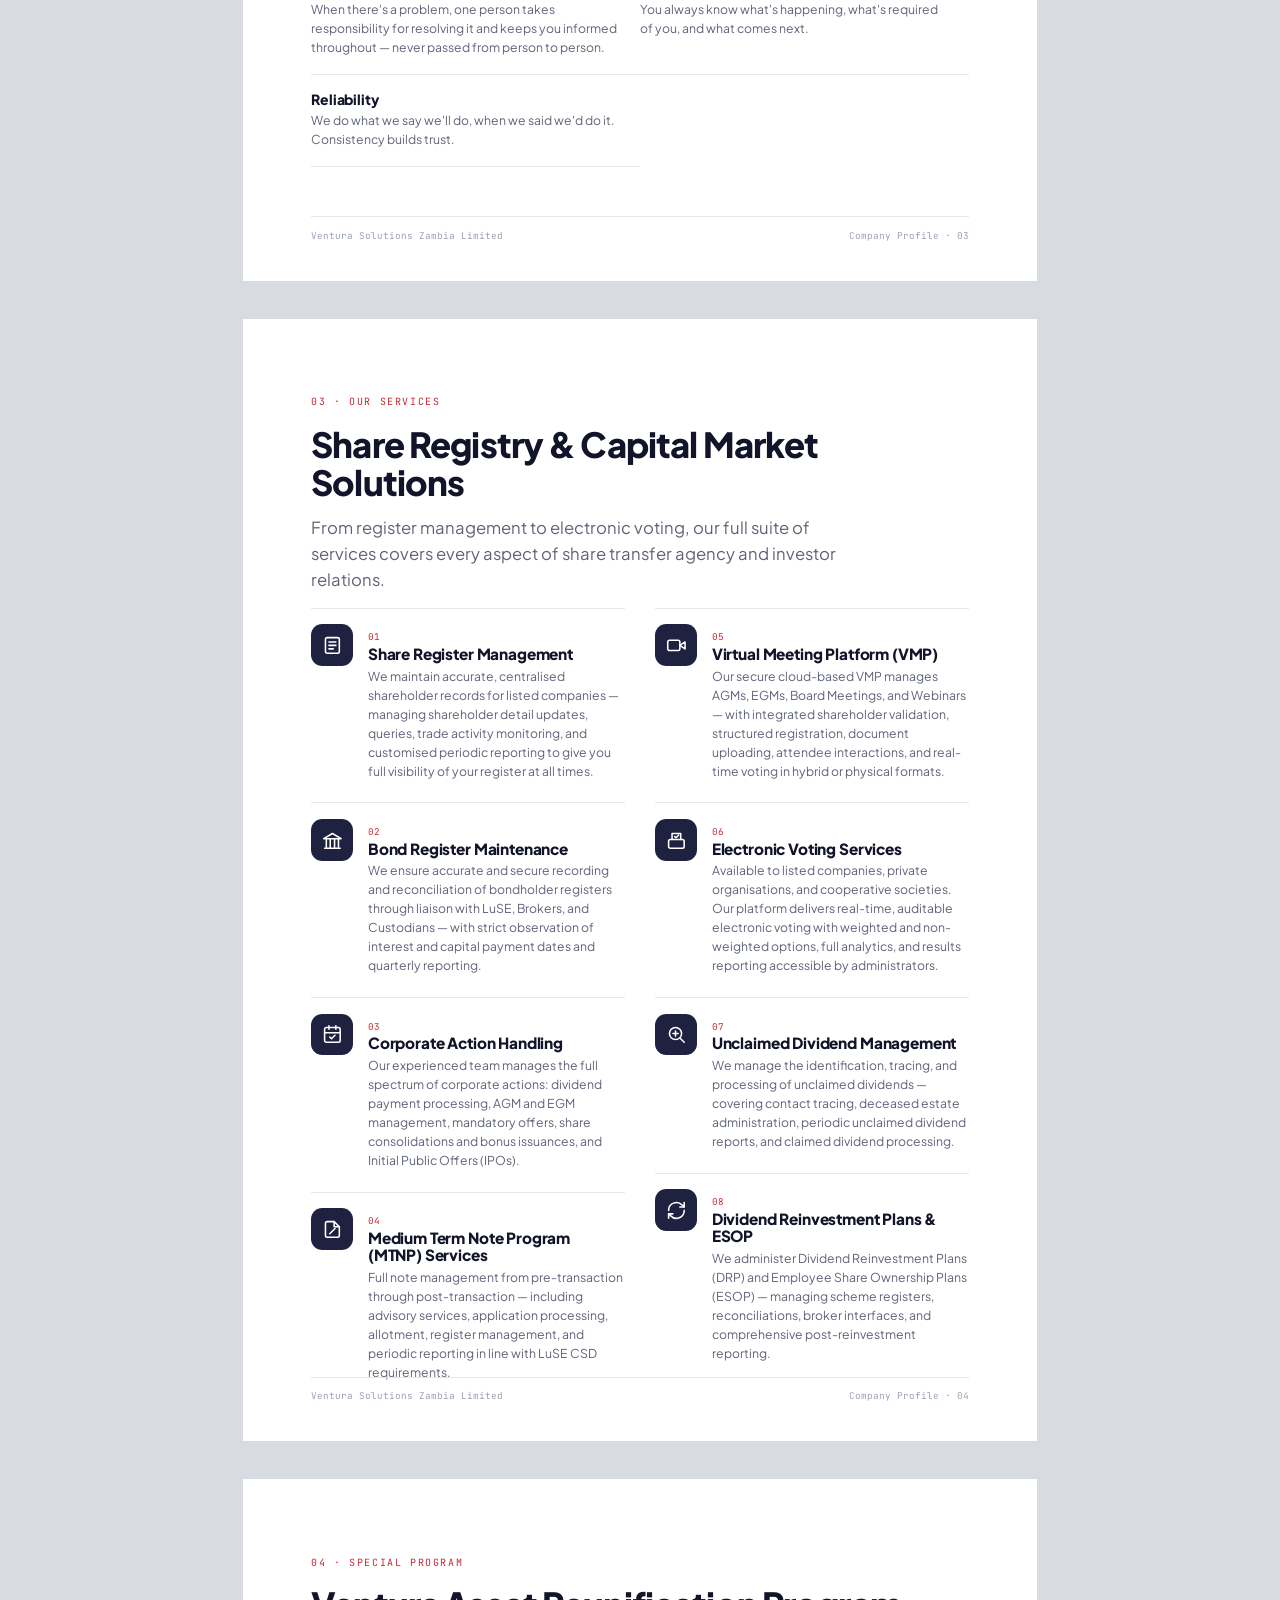
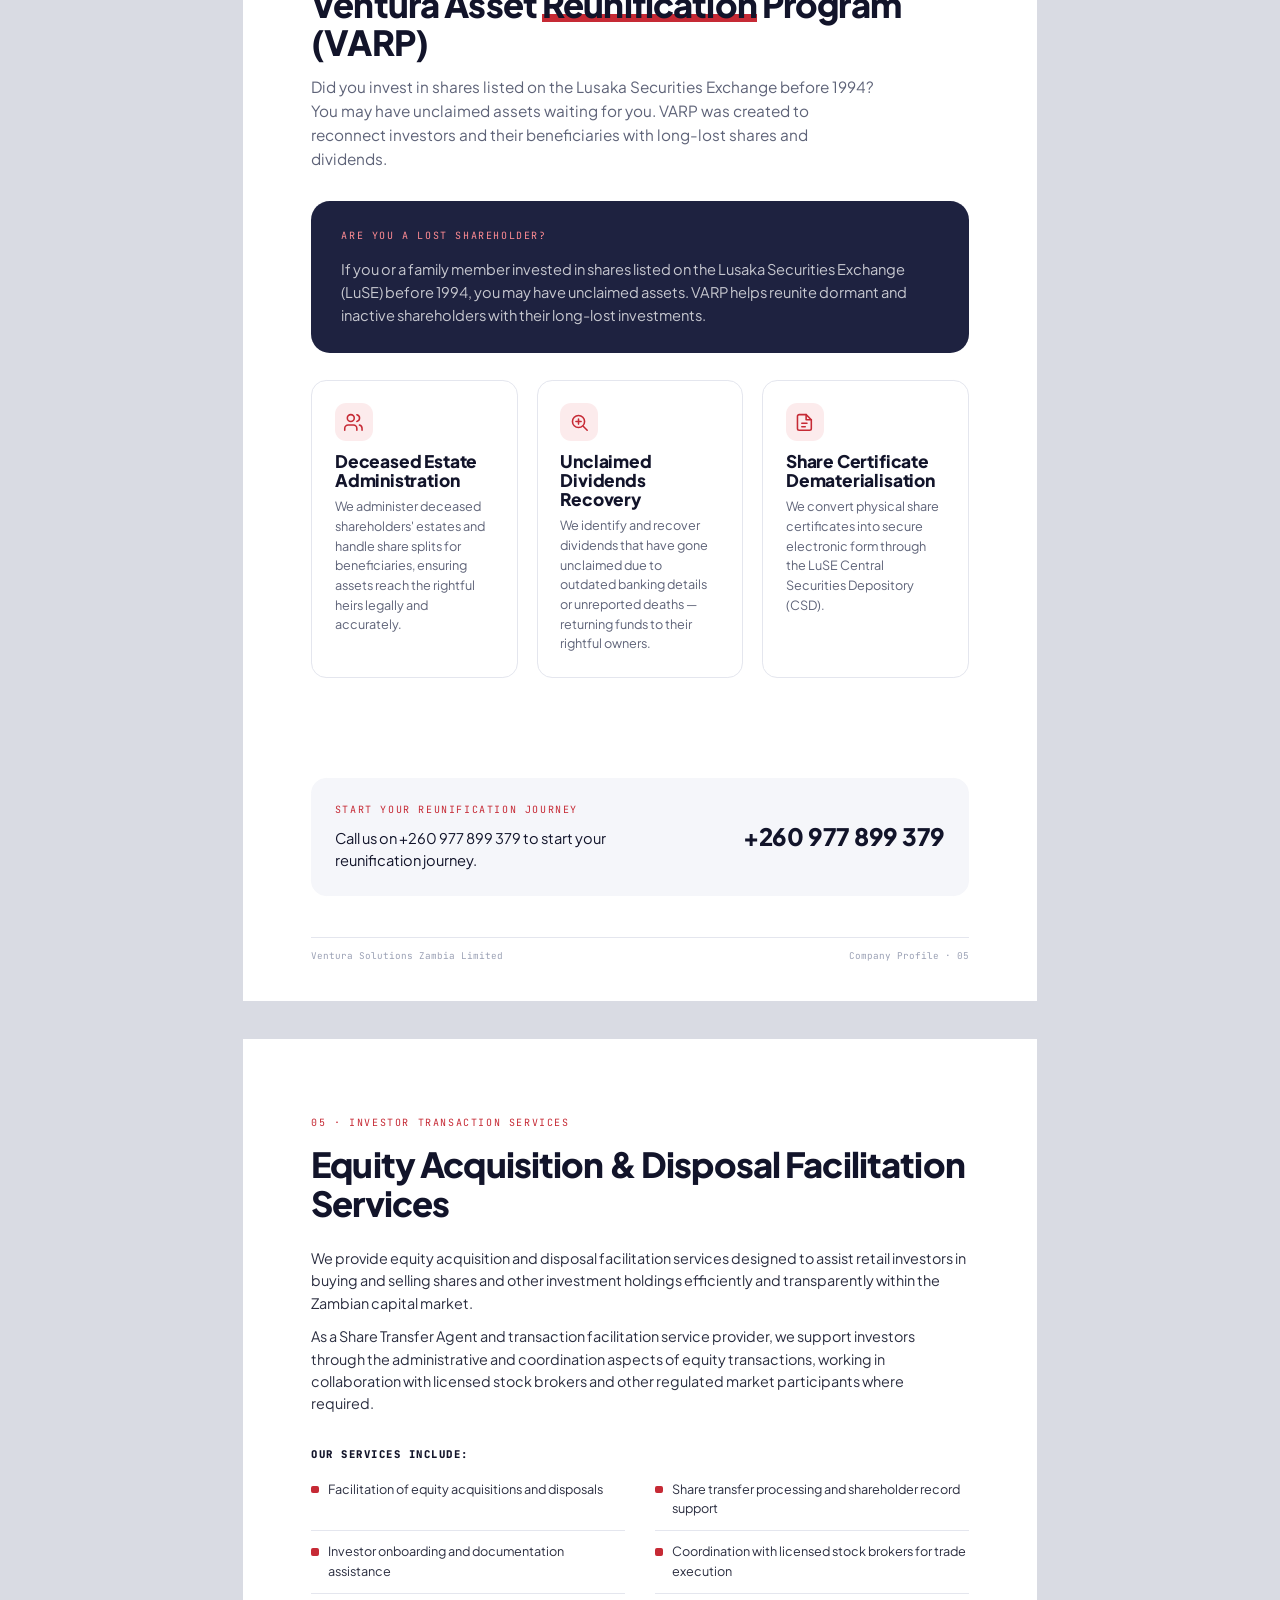
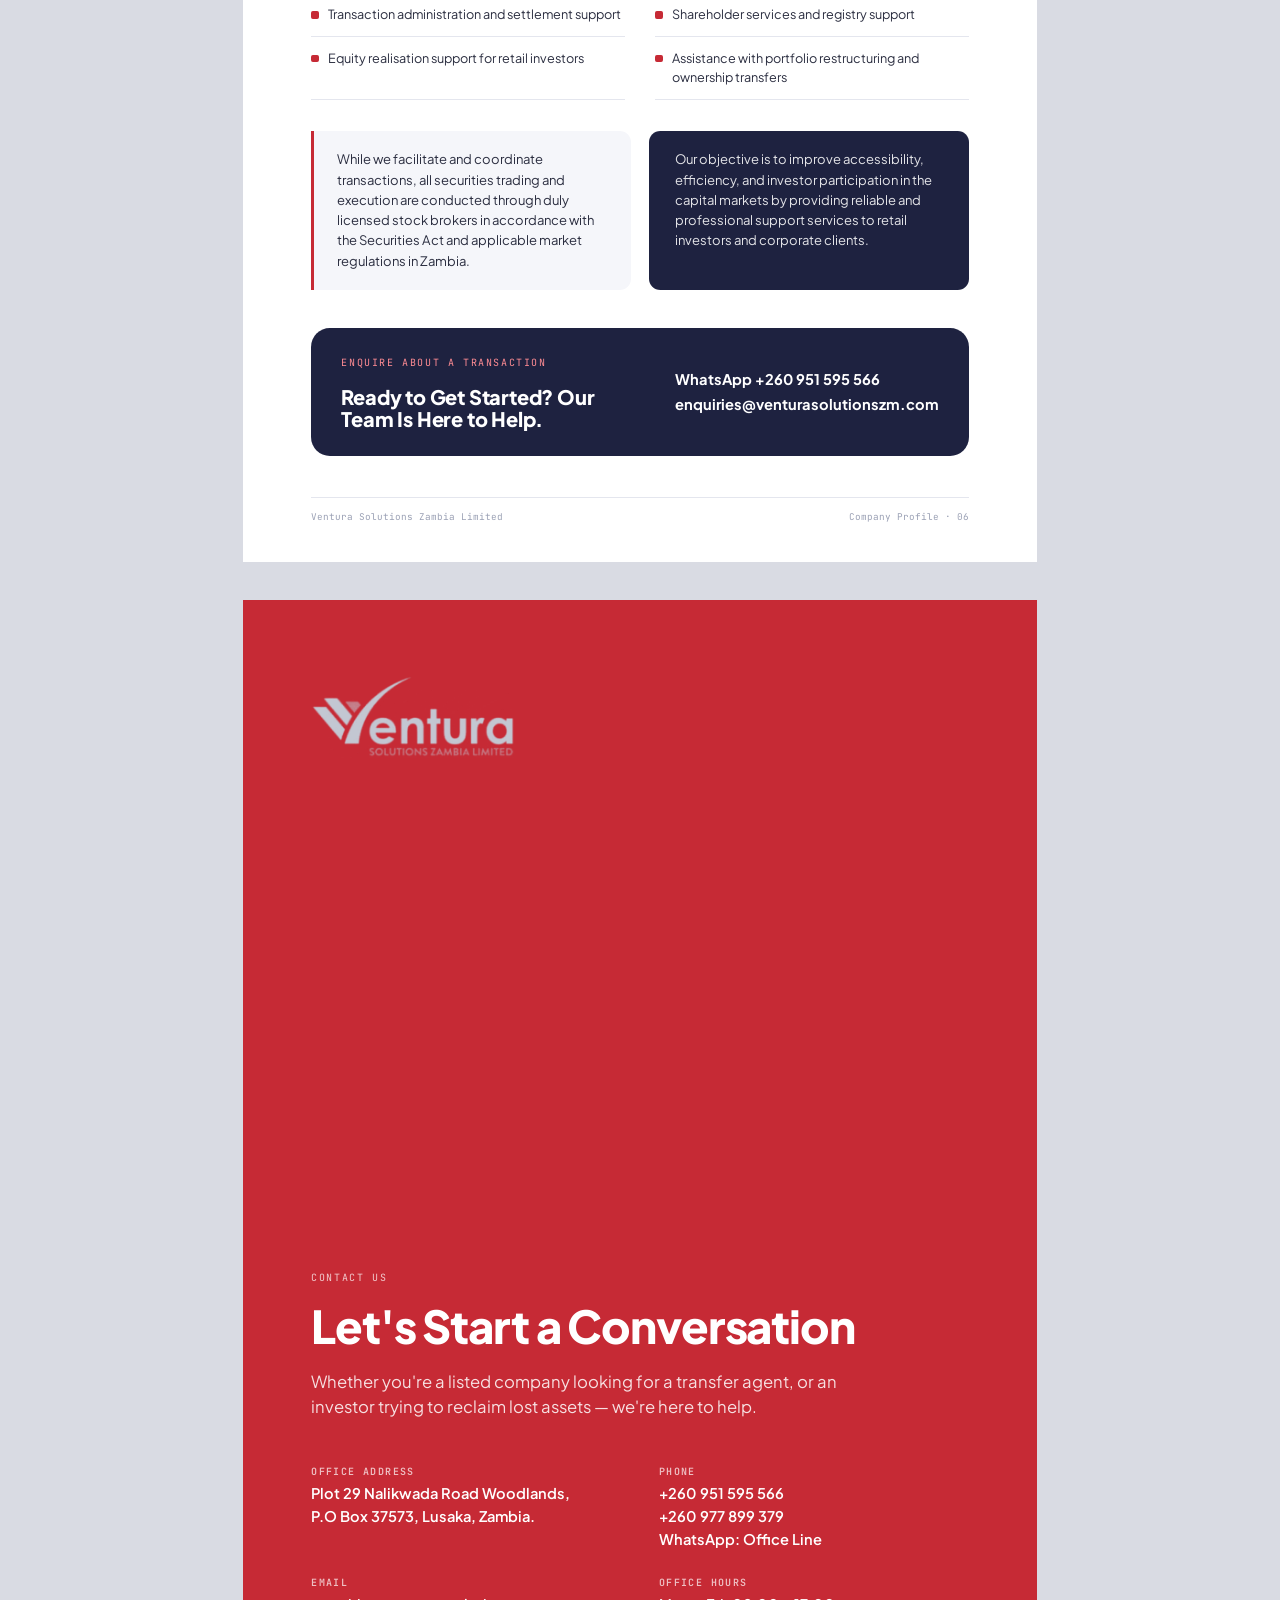
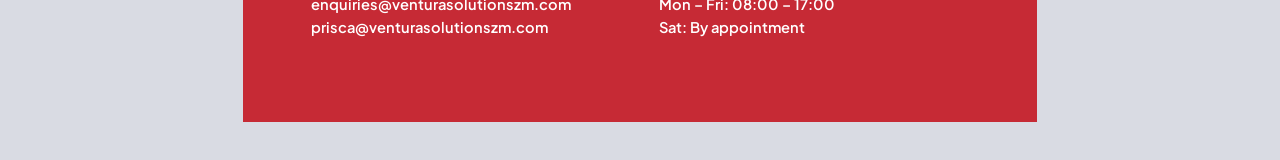
<file: company-profile.html>
<!doctype html>
<html lang="en">
<head>
<meta charset="utf-8">
<title>Ventura Solutions Zambia — Company Profile</title>
<link rel="preconnect" href="https://fonts.googleapis.com">
<link rel="preconnect" href="https://fonts.gstatic.com" crossorigin>
<link href="https://fonts.googleapis.com/css2?family=JetBrains+Mono:wght@400;600;700&family=Plus+Jakarta+Sans:wght@400;500;600;700;800&display=swap" rel="stylesheet">
<style>
  @page { size: A4; margin: 0; }
  :root {
    --navy: #1E2240; --ink: #12142A; --red: #C62A35; --red-soft: #FCEBEC;
    --text: #2B2E40; --muted: #5E6378; --line: #E4E6EE; --bg-2: #F5F6FA;
    --sans: 'Plus Jakarta Sans', system-ui, sans-serif; --mono: 'JetBrains Mono', ui-monospace, monospace;
  }
  * { box-sizing: border-box; -webkit-print-color-adjust: exact; print-color-adjust: exact; }
  html, body { margin: 0; background: #d9dbe3; }
  body { font-family: var(--sans); color: var(--text); font-size: 10.5pt; line-height: 1.55; }
  .page { width: 210mm; height: 297mm; margin: 10mm auto; background: #fff; position: relative; overflow: hidden; padding: 20mm 18mm 22mm; page-break-after: always; break-after: page; display: flex; flex-direction: column; }
  .page:last-child { page-break-after: auto; break-after: auto; }
  @media print { html, body { background: #fff; } .page { margin: 0; } }
  h1, h2, h3, h4 { color: var(--ink); margin: 0 0 .4em; letter-spacing: -0.025em; line-height: 1.1; font-weight: 800; }
  h2 { font-size: 26pt; }
  h3 { font-size: 13pt; letter-spacing: -0.01em; }
  p { margin: 0 0 .8em; }
  .eyebrow { font-family: var(--mono); font-size: 7.5pt; letter-spacing: .16em; text-transform: uppercase; color: var(--red); display: block; margin-bottom: 4mm; }
  .hl { background: linear-gradient(transparent 72%, var(--red) 72%, var(--red) 90%, transparent 90%); }
  .lead { font-size: 12.5pt; color: var(--muted); max-width: 150mm; }
  .muted { color: var(--muted); }

  /* running footer */
  .pfoot { position: absolute; left: 18mm; right: 18mm; bottom: 10mm; display: flex; justify-content: space-between; font-family: var(--mono); font-size: 7pt; color: #9AA0B4; border-top: 1px solid var(--line); padding-top: 3mm; }

  /* cover */
  .cover { padding: 0; background: #fff; }
  .cover-top { height: 64mm; padding: 0 20mm; display: flex; align-items: center; justify-content: space-between; border-bottom: 1.5mm solid var(--red); }
  .cover-top img { height: 24mm; display: block; }
  .cover-top .cover-title { color: var(--muted); margin: 0; text-align: right; line-height: 1.8; }
  .cover-body { flex: 1; position: relative; display: flex; flex-direction: column; padding: 20mm; color: rgba(255,255,255,.75); background: radial-gradient(160mm 120mm at 100% 0%, rgba(198,42,53,.35), transparent 60%), var(--navy); }
  .cover-body::before { content: ''; position: absolute; inset: 0; background-image: linear-gradient(rgba(255,255,255,.05) 1px, transparent 1px), linear-gradient(90deg, rgba(255,255,255,.05) 1px, transparent 1px); background-size: 12mm 12mm; mask-image: linear-gradient(to bottom, #000, transparent 85%); }
  .cover-body > * { position: relative; }
  .back-logo { height: 22mm; width: auto; align-self: flex-start; display: block; }
  .cover h1 { color: #fff; font-size: 44pt; line-height: 1.02; margin-top: auto; }
  .cover h1 > span { display: block; }
  .cover .eyebrow { color: #FF8C93; }
  .cover-meta { margin-top: 14mm; display: grid; grid-template-columns: repeat(3, 1fr); border-top: 1px solid rgba(255,255,255,.15); font-family: var(--mono); font-size: 7.5pt; }
  .cover-meta div { padding: 5mm 4mm 0 0; }
  .cover-meta b { display: block; color: #fff; }
  .cover-title { font-family: var(--mono); font-size: 9pt; letter-spacing: .2em; text-transform: uppercase; }

  /* blocks */
  .grid2 { display: grid; grid-template-columns: 1fr 1fr; gap: 8mm; }
  .grid3 { display: grid; grid-template-columns: repeat(3, 1fr); gap: 5mm; }
  .card { border: 1px solid var(--line); border-radius: 4mm; padding: 6mm; }
  .card.soft { background: var(--bg-2); border-color: var(--bg-2); }
  .card p { margin: 0; color: var(--muted); font-size: 9.5pt; }
  .card .eyebrow { margin-bottom: 2.5mm; }
  .facts { display: grid; grid-template-columns: repeat(4, 1fr); gap: 0; border-top: 2px solid var(--ink); margin: 8mm 0; }
  .facts div { padding: 4mm 3mm 0 0; font-family: var(--mono); font-size: 7.5pt; color: var(--muted); }
  .facts b { display: block; font-family: var(--sans); font-size: 12pt; color: var(--ink); letter-spacing: -0.01em; }
  .dark-band { background: var(--navy); color: rgba(255,255,255,.75); border-radius: 5mm; padding: 7mm 8mm; }
  .dark-band h2, .dark-band h3 { color: #fff; }
  .dark-band .eyebrow { color: #FF8C93; }
  .values { display: flex; flex-wrap: wrap; gap: 2.5mm; margin-top: 5mm; }
  .values span { border: 1px solid rgba(255,255,255,.25); color: #fff; border-radius: 99px; padding: 2mm 4.5mm; font-weight: 600; font-size: 9.5pt; }
  .promise { display: grid; grid-template-columns: 1fr 1fr; border-top: 1px solid var(--line); }
  .promise div { padding: 4.5mm 5mm 4.5mm 0; border-bottom: 1px solid var(--line); }
  .promise h4 { font-size: 10.5pt; margin-bottom: 1mm; letter-spacing: -0.01em; }
  .promise p { margin: 0; color: var(--muted); font-size: 9.2pt; }

  .svc { display: grid; grid-template-columns: 11mm 1fr; gap: 4mm; padding: 4.2mm 0; border-top: 1px solid var(--line); }
  .svc .ic { width: 11mm; height: 11mm; border-radius: 3mm; background: var(--navy); color: #fff; display: grid; place-items: center; }
  .svc .ic svg { width: 5.5mm; height: 5.5mm; }
  .svc h3 { font-size: 11.5pt; margin-bottom: 1mm; }
  .svc p { margin: 0 0 1.5mm; color: var(--muted); font-size: 9.2pt; }
  .svc .num { font-family: var(--mono); font-size: 7pt; color: var(--red); }
  .chips { display: flex; flex-wrap: wrap; gap: 1.5mm; }
  .chips span { font-size: 7.5pt; font-weight: 600; padding: .8mm 2.5mm; border-radius: 99px; background: var(--bg-2); color: var(--navy); }

  .steps { display: grid; grid-template-columns: repeat(4, 1fr); gap: 4mm; counter-reset: s; }
  .step { border-radius: 4mm; padding: 5mm; background: var(--bg-2); }
  .step::before { counter-increment: s; content: '0' counter(s); font-family: var(--mono); font-size: 8pt; color: var(--red); display: block; margin-bottom: 4mm; }
  .step h4 { font-size: 10.5pt; margin-bottom: 1.5mm; }
  .step p { margin: 0; font-size: 8.8pt; color: var(--muted); }
  .dark-band .step { background: rgba(255,255,255,.07); }
  .dark-band .step::before { color: #FF8C93; }
  .dark-band .step h4 { color: #fff; }
  .dark-band .step p { color: rgba(255,255,255,.65); }

  .ic-soft { width: 10mm; height: 10mm; border-radius: 3mm; background: var(--red-soft); color: var(--red); display: grid; place-items: center; margin-bottom: 3mm; }
  .ic-soft svg { width: 5.5mm; height: 5.5mm; }
  .checks { list-style: none; padding: 0; margin: 0; display: grid; gap: 2.5mm; }
  .checks li { display: flex; gap: 2.5mm; font-size: 9.5pt; }
  .checks li::before { content: ''; flex: none; width: 2mm; height: 2mm; border-radius: .5mm; background: var(--red); margin-top: 1.6mm; }
  .todo { background: #FFF5D6; color: #7A5B00; padding: 0 1.5mm; border-radius: 1mm; font-weight: 600; }

  .back { background: var(--red); color: rgba(255,255,255,.85); }
  .back h2 { color: #fff; font-size: 34pt; }
  .back .eyebrow { color: #fff; opacity: .75; }
  .contact-list { display: grid; grid-template-columns: 1fr 1fr; gap: 7mm 10mm; margin-top: 12mm; }
  .contact-list h4 { font-family: var(--mono); font-size: 7.5pt; letter-spacing: .14em; text-transform: uppercase; color: rgba(255,255,255,.7); font-weight: 600; margin-bottom: 1.5mm; }
  .contact-list p { color: #fff; font-weight: 600; font-size: 11pt; margin: 0; }

  .note { border-left: 1mm solid var(--red); background: var(--bg-2); padding: 5mm 6mm; border-radius: 0 3mm 3mm 0; font-size: 9.8pt; margin: 0; }
  .note-dark { background: var(--navy); color: rgba(255,255,255,.88); border-left-color: var(--navy); border-radius: 3mm; }
  .eq-list { grid-template-columns: 1fr 1fr; gap: 0 8mm; }
  .eq-list li { padding: 3mm 0; border-bottom: 1px solid var(--line); }
  .list-title { font-family: var(--mono); font-size: 8pt; letter-spacing: .14em; text-transform: uppercase; color: var(--ink); margin: 6mm 0 2mm; }
  .reg-grid { display: grid; grid-template-columns: repeat(3, 1fr); gap: 4mm; }
</style>
</head>
<body>

<!-- 1. Cover -->
<section class="page cover">
  <div class="cover-top">
    <img src="assets/logo.png" alt="Ventura Solutions Zambia Limited">
    <div class="cover-title">Company Profile<br>2026</div>
  </div>
  <div class="cover-body">
    <span class="eyebrow" style="margin-top:auto">Zambia's Capital Market Specialists</span>
    <h1 style="margin-top:0">
      <span>Reuniting Investors</span>
      <span>with Their <span class="hl">Lost Assets</span></span>
    </h1>
    <p style="font-size:12.5pt;max-width:150mm;margin-top:6mm">Ventura Solutions Zambia Limited is a licensed Share Transfer Agent providing expert Share Registry Management and Asset Reunification services to listed companies and investors across Zambia.</p>
    <div class="cover-meta">
      <div><b>SECZ</b>Registered Transfer Agent</div>
      <div><b>Lusaka, Zambia</b>Plot 29 Nalikwada Road Woodlands</div>
      <div><b>venturasolutionszm.com</b>enquiries@venturasolutionszm.com</div>
    </div>
  </div>
</section>

<!-- 2. About -->
<section class="page">
  <span class="eyebrow">01 · Who We Are</span>
  <h2>Built for Zambia's <span class="hl">Capital Markets</span></h2>
  <p class="lead">A specialist Share Transfer Agent committed to delivering affordable, technology-driven capital market services across Zambia.</p>
  <div class="grid2" style="margin-top:4mm">
    <div>
      <p><strong style="color:var(--ink)">Ventura Solutions Zambia Limited is a dynamic entrant in Zambia's Capital Market industry.</strong> We are a full-service Share Transfer Agent, equipped with the latest digital platforms and technology to meet all share transfer service demands.</p>
      <p>We were founded on a single premise: to bring high-quality, affordable share registry management solutions to listed companies of all sizes — small, medium, and large. Too often, quality transfer secretarial services have been out of reach for smaller entities. Ventura Solutions changes that.</p>
    </div>
    <div>
      <p>Our team brings a long and proven track record in securities registry, investor services, and corporate actions, having participated in numerous corporate action transactions across Zambia.</p>
      <p>We serve as an interface between listed companies and their shareholders — handling everything from routine register updates to complex corporate actions — so our clients can focus entirely on their core business.</p>
    </div>
  </div>

  <div class="facts">
    <div><b>SECZ</b>Registered Transfer Agent</div>
    <div><b>8+</b>Specialist Services</div>
    <div><b>Pre-1994</b>Lost Share Recovery</div>
    <div><b>100%</b>Client-Centric Focus</div>
  </div>

  <span class="eyebrow">Our Direction · Mission, Vision &amp; Philosophy</span>
  <div class="grid3">
    <div class="card soft"><span class="eyebrow">Mission</span><p>To provide the most customer-centric service and digital solutions that serve and integrate with our clients' objectives — ensuring stakeholder satisfaction at every level.</p></div>
    <div class="card soft"><span class="eyebrow">Vision</span><p>To transform Zambia's Capital Market industry by providing differentiated products and services that meet the stringent and specific expectations of our clients.</p></div>
    <div class="card soft"><span class="eyebrow">Philosophy</span><p>Responding immediately to client needs, continuously improving our services, cultivating long-term relationships, and embracing innovation to stay ahead of the evolving market.</p></div>
  </div>

  <div class="reg-grid" style="margin-top:auto">
    <div class="card"><span class="eyebrow">Registered Name</span><p style="color:var(--ink);font-weight:700">Ventura Solutions Zambia Limited</p></div>
    <div class="card"><span class="eyebrow">Companies Registration No.</span><p style="color:var(--ink);font-weight:700">120230048973</p></div>
    <div class="card"><span class="eyebrow">Regulator</span><p style="color:var(--ink);font-weight:700">Securities and Exchange Commission of Zambia</p></div>
  </div>
  <div class="pfoot"><span>Ventura Solutions Zambia Limited</span><span>Company Profile · 02</span></div>
</section>

<!-- 3. Values & customer service -->
<section class="page">
  <span class="eyebrow">02 · What Makes Us Different</span>
  <h2>Customer Service, Not Just Service</h2>
  <p class="lead">A good product isn't enough. Differentiation is what makes clients choose us, stay with us, and recommend us — the quality, convenience and personal attention behind how we treat you and how easy we make it to do business with us.</p>

  <div class="dark-band" style="margin:5mm 0 7mm">
    <span class="eyebrow">Our Values · What We Stand For</span>
    <h3 style="font-size:13pt">At Ventura Solutions, every team member is expected to uphold our core values in every interaction:</h3>
    <div class="values">
      <span>Honesty</span><span>Integrity</span><span>Reliability</span><span>Fortitude</span><span>Excellence</span><span>Temperance</span><span>Objective-Driven Effort</span><span>Customer Satisfaction</span>
    </div>
    <p style="margin:5mm 0 0;font-size:9.5pt">These values are what our customer service differentiation is built on.</p>
  </div>

  <div class="promise">
    <div><h4>Personalised Service</h4><p>We know our clients and their individual needs, and remember preferences and past interactions — you're a valued client, not just a transaction.</p></div>
    <div><h4>Responsiveness</h4><p>We respond to calls, emails and enquiries promptly. If we don't have an answer yet, we say so and tell you when we will.</p></div>
    <div><h4>Going the Extra Mile</h4><p>We don't just hand you a form — we help you complete it and explain exactly what happens next.</p></div>
    <div><h4>Convenience</h4><p>We keep paperwork, follow-ups and waiting to a minimum, and deliver services where and when they suit you.</p></div>
    <div><h4>Ownership</h4><p>When there's a problem, one person takes responsibility for resolving it and keeps you informed throughout — never passed from person to person.</p></div>
    <div><h4>Clear Communication</h4><p>You always know what's happening, what's required of you, and what comes next.</p></div>
    <div><h4>Reliability</h4><p>We do what we say we'll do, when we said we'd do it. Consistency builds trust.</p></div>
  </div>
  <div class="pfoot"><span>Ventura Solutions Zambia Limited</span><span>Company Profile · 03</span></div>
</section>

<!-- 4. Services -->
<section class="page">
  <span class="eyebrow">03 · Our Services</span>
  <h2>Share Registry &amp; Capital Market Solutions</h2>
  <p class="lead" style="margin-bottom:4mm">From register management to electronic voting, our full suite of services covers every aspect of share transfer agency and investor relations.</p>

  <div class="grid2" style="gap:0 8mm">
    <div>
      <div class="svc"><div class="ic"><svg viewBox="0 0 24 24" fill="none" stroke="currentColor" stroke-width="1.8" stroke-linecap="round" stroke-linejoin="round"><rect x="4" y="3" width="16" height="18" rx="2"/><path d="M8 8h8M8 12h8M8 16h5"/></svg></div><div><span class="num">01</span><h3>Share Register Management</h3><p>We maintain accurate, centralised shareholder records for listed companies — managing shareholder detail updates, queries, trade activity monitoring, and customised periodic reporting to give you full visibility of your register at all times.</p></div></div><div class="svc"><div class="ic"><svg viewBox="0 0 24 24" fill="none" stroke="currentColor" stroke-width="1.8" stroke-linecap="round" stroke-linejoin="round"><path d="M3 21h18M5 21V10M19 21V10M9.5 21V10M14.5 21V10M2 10l10-6 10 6z"/></svg></div><div><span class="num">02</span><h3>Bond Register Maintenance</h3><p>We ensure accurate and secure recording and reconciliation of bondholder registers through liaison with LuSE, Brokers, and Custodians — with strict observation of interest and capital payment dates and quarterly reporting.</p></div></div><div class="svc"><div class="ic"><svg viewBox="0 0 24 24" fill="none" stroke="currentColor" stroke-width="1.8" stroke-linecap="round" stroke-linejoin="round"><rect x="3" y="4" width="18" height="17" rx="2"/><path d="M8 2v4M16 2v4M3 10h18M9 15l2 2 4-4"/></svg></div><div><span class="num">03</span><h3>Corporate Action Handling</h3><p>Our experienced team manages the full spectrum of corporate actions: dividend payment processing, AGM and EGM management, mandatory offers, share consolidations and bonus issuances, and Initial Public Offers (IPOs).</p></div></div><div class="svc"><div class="ic"><svg viewBox="0 0 24 24" fill="none" stroke="currentColor" stroke-width="1.8" stroke-linecap="round" stroke-linejoin="round"><path d="M14 3H6a2 2 0 0 0-2 2v14a2 2 0 0 0 2 2h12a2 2 0 0 0 2-2V9z"/><path d="M14 3v6h6M9 17l6-6"/></svg></div><div><span class="num">04</span><h3>Medium Term Note Program (MTNP) Services</h3><p>Full note management from pre-transaction through post-transaction — including advisory services, application processing, allotment, register management, and periodic reporting in line with LuSE CSD requirements.</p></div></div>
    </div>
    <div>
      <div class="svc"><div class="ic"><svg viewBox="0 0 24 24" fill="none" stroke="currentColor" stroke-width="1.8" stroke-linecap="round" stroke-linejoin="round"><rect x="2" y="6" width="14" height="12" rx="2"/><path d="m22 8-6 4 6 4z"/></svg></div><div><span class="num">05</span><h3>Virtual Meeting Platform (VMP)</h3><p>Our secure cloud-based VMP manages AGMs, EGMs, Board Meetings, and Webinars — with integrated shareholder validation, structured registration, document uploading, attendee interactions, and real-time voting in hybrid or physical formats.</p></div></div><div class="svc"><div class="ic"><svg viewBox="0 0 24 24" fill="none" stroke="currentColor" stroke-width="1.8" stroke-linecap="round" stroke-linejoin="round"><rect x="3" y="11" width="18" height="10" rx="2"/><path d="M7 11V4h10v7M10 7.5l1.5 1.5 3-3"/></svg></div><div><span class="num">06</span><h3>Electronic Voting Services</h3><p>Available to listed companies, private organisations, and cooperative societies. Our platform delivers real-time, auditable electronic voting with weighted and non-weighted options, full analytics, and results reporting accessible by administrators.</p></div></div><div class="svc"><div class="ic"><svg viewBox="0 0 24 24" fill="none" stroke="currentColor" stroke-width="1.8" stroke-linecap="round" stroke-linejoin="round"><circle cx="11" cy="11" r="7"/><path d="m21 21-4.3-4.3M11 8v6M8 11h6"/></svg></div><div><span class="num">07</span><h3>Unclaimed Dividend Management</h3><p>We manage the identification, tracing, and processing of unclaimed dividends — covering contact tracing, deceased estate administration, periodic unclaimed dividend reports, and claimed dividend processing.</p></div></div><div class="svc"><div class="ic"><svg viewBox="0 0 24 24" fill="none" stroke="currentColor" stroke-width="1.8" stroke-linecap="round" stroke-linejoin="round"><path d="M21 12a9 9 0 0 1-15.5 6.3L3 16M3 12a9 9 0 0 1 15.5-6.3L21 8"/><path d="M21 3v5h-5M3 21v-5h5"/></svg></div><div><span class="num">08</span><h3>Dividend Reinvestment Plans &amp; ESOP</h3><p>We administer Dividend Reinvestment Plans (DRP) and Employee Share Ownership Plans (ESOP) — managing scheme registers, reconciliations, broker interfaces, and comprehensive post-reinvestment reporting.</p></div></div>
    </div>
  </div>
  <div class="pfoot"><span>Ventura Solutions Zambia Limited</span><span>Company Profile · 04</span></div>
</section>

<!-- 5. VARP -->
<section class="page">
  <span class="eyebrow">04 · Special Program</span>
  <h2>Ventura Asset <span class="hl">Reunification</span> Program (VARP)</h2>
  <p class="lead" style="font-size:11.5pt">Did you invest in shares listed on the Lusaka Securities Exchange before 1994? You may have unclaimed assets waiting for you. VARP was created to reconnect investors and their beneficiaries with long-lost shares and dividends.</p>

  <div class="dark-band" style="margin:5mm 0 7mm">
    <span class="eyebrow">Are You a Lost Shareholder?</span>
    <p style="font-size:11pt;margin:0">If you or a family member invested in shares listed on the Lusaka Securities Exchange (LuSE) before 1994, you may have unclaimed assets. VARP helps reunite dormant and inactive shareholders with their long-lost investments.</p>
  </div>

  <div class="grid3">
    <div class="card">
      <div class="ic-soft"><svg viewBox="0 0 24 24" fill="none" stroke="currentColor" stroke-width="1.8" stroke-linecap="round" stroke-linejoin="round"><path d="M16 21v-2a4 4 0 0 0-4-4H6a4 4 0 0 0-4 4v2"/><circle cx="9" cy="7" r="4"/><path d="M22 21v-2a4 4 0 0 0-3-3.9M16 3.1a4 4 0 0 1 0 7.8"/></svg></div>
      <h3>Deceased Estate Administration</h3><p>We administer deceased shareholders' estates and handle share splits for beneficiaries, ensuring assets reach the rightful heirs legally and accurately.</p>
    </div>
    <div class="card">
      <div class="ic-soft"><svg viewBox="0 0 24 24" fill="none" stroke="currentColor" stroke-width="1.8" stroke-linecap="round" stroke-linejoin="round"><circle cx="11" cy="11" r="7"/><path d="m21 21-4.3-4.3M11 8v6M8 11h6"/></svg></div>
      <h3>Unclaimed Dividends Recovery</h3><p>We identify and recover dividends that have gone unclaimed due to outdated banking details or unreported deaths — returning funds to their rightful owners.</p>
    </div>
    <div class="card">
      <div class="ic-soft"><svg viewBox="0 0 24 24" fill="none" stroke="currentColor" stroke-width="1.8" stroke-linecap="round" stroke-linejoin="round"><path d="M14 3H6a2 2 0 0 0-2 2v14a2 2 0 0 0 2 2h12a2 2 0 0 0 2-2V9z"/><path d="M14 3v6h6M9 13h6M9 17h4"/></svg></div>
      <h3>Share Certificate Dematerialisation</h3><p>We convert physical share certificates into secure electronic form through the LuSE Central Securities Depository (CSD).</p>
    </div>
  </div>

  <div class="card soft" style="margin-top:auto;margin-bottom:6mm;display:grid;grid-template-columns:1.3fr 1fr;gap:8mm;align-items:center">
    <div>
      <span class="eyebrow">Start Your Reunification Journey</span>
      <p style="color:var(--ink);font-size:11pt">Call us on +260 977 899 379 to start your reunification journey.</p>
    </div>
    <p style="color:var(--ink);font-size:18pt;font-weight:800;letter-spacing:-.01em;text-align:right">+260 977 899 379</p>
  </div>
  <div class="pfoot"><span>Ventura Solutions Zambia Limited</span><span>Company Profile · 05</span></div>
</section>

<!-- 6. Investor Transaction Services -->
<section class="page">
  <span class="eyebrow">05 · Investor Transaction Services</span>
  <h2>Equity Acquisition &amp; Disposal Facilitation Services</h2>
  <p style="font-size:10.8pt;margin-top:3mm">We provide equity acquisition and disposal facilitation services designed to assist retail investors in buying and selling shares and other investment holdings efficiently and transparently within the Zambian capital market.</p>
  <p style="font-size:10.8pt">As a Share Transfer Agent and transaction facilitation service provider, we support investors through the administrative and coordination aspects of equity transactions, working in collaboration with licensed stock brokers and other regulated market participants where required.</p>

  <h3 class="list-title">Our Services Include:</h3>
  <ul class="checks eq-list">
    <li>Facilitation of equity acquisitions and disposals</li><li>Share transfer processing and shareholder record support</li><li>Investor onboarding and documentation assistance</li><li>Coordination with licensed stock brokers for trade execution</li><li>Transaction administration and settlement support</li><li>Shareholder services and registry support</li><li>Equity realisation support for retail investors</li><li>Assistance with portfolio restructuring and ownership transfers</li>
  </ul>

  <div class="grid2" style="margin-top:8mm;gap:5mm">
    <p class="note">While we facilitate and coordinate transactions, all securities trading and execution are conducted through duly licensed stock brokers in accordance with the Securities Act and applicable market regulations in Zambia.</p>
    <p class="note note-dark">Our objective is to improve accessibility, efficiency, and investor participation in the capital markets by providing reliable and professional support services to retail investors and corporate clients.</p>
  </div>

  <div class="dark-band" style="margin-top:auto;margin-bottom:6mm;display:grid;grid-template-columns:1.4fr 1fr;gap:8mm;align-items:center">
    <div>
      <span class="eyebrow">Enquire About a Transaction</span>
      <h3 style="font-size:15pt;margin:0">Ready to Get Started? Our Team Is Here to Help.</h3>
    </div>
    <div style="color:#fff;font-weight:700;font-size:11pt;line-height:1.7">WhatsApp +260 951 595 566<br>enquiries@venturasolutionszm.com</div>
  </div>
  <div class="pfoot"><span>Ventura Solutions Zambia Limited</span><span>Company Profile · 06</span></div>
</section>

<!-- 7. Back cover -->
<section class="page back">
  <img class="back-logo" src="assets/logo-grey-light.png" alt="Ventura Solutions Zambia Limited">
  <div style="margin-top:auto">
    <span class="eyebrow">Contact Us</span>
    <h2>Let's Start a Conversation</h2>
    <p style="font-size:12.5pt;max-width:150mm">Whether you're a listed company looking for a transfer agent, or an investor trying to reclaim lost assets — we're here to help.</p>
    <div class="contact-list">
      <div><h4>Office Address</h4><p>Plot 29 Nalikwada Road Woodlands,<br>P.O Box 37573, Lusaka, Zambia.</p></div>
      <div><h4>Phone</h4><p>+260 951 595 566<br>+260 977 899 379<br>WhatsApp: Office Line</p></div>
      <div><h4>Email</h4><p>enquiries@venturasolutionszm.com<br>prisca@venturasolutionszm.com</p></div>
      <div><h4>Office Hours</h4><p>Mon – Fri: 08:00 – 17:00<br>Sat: By appointment</p></div>
    </div>
  </div>
</section>

</body>
</html>
</file>
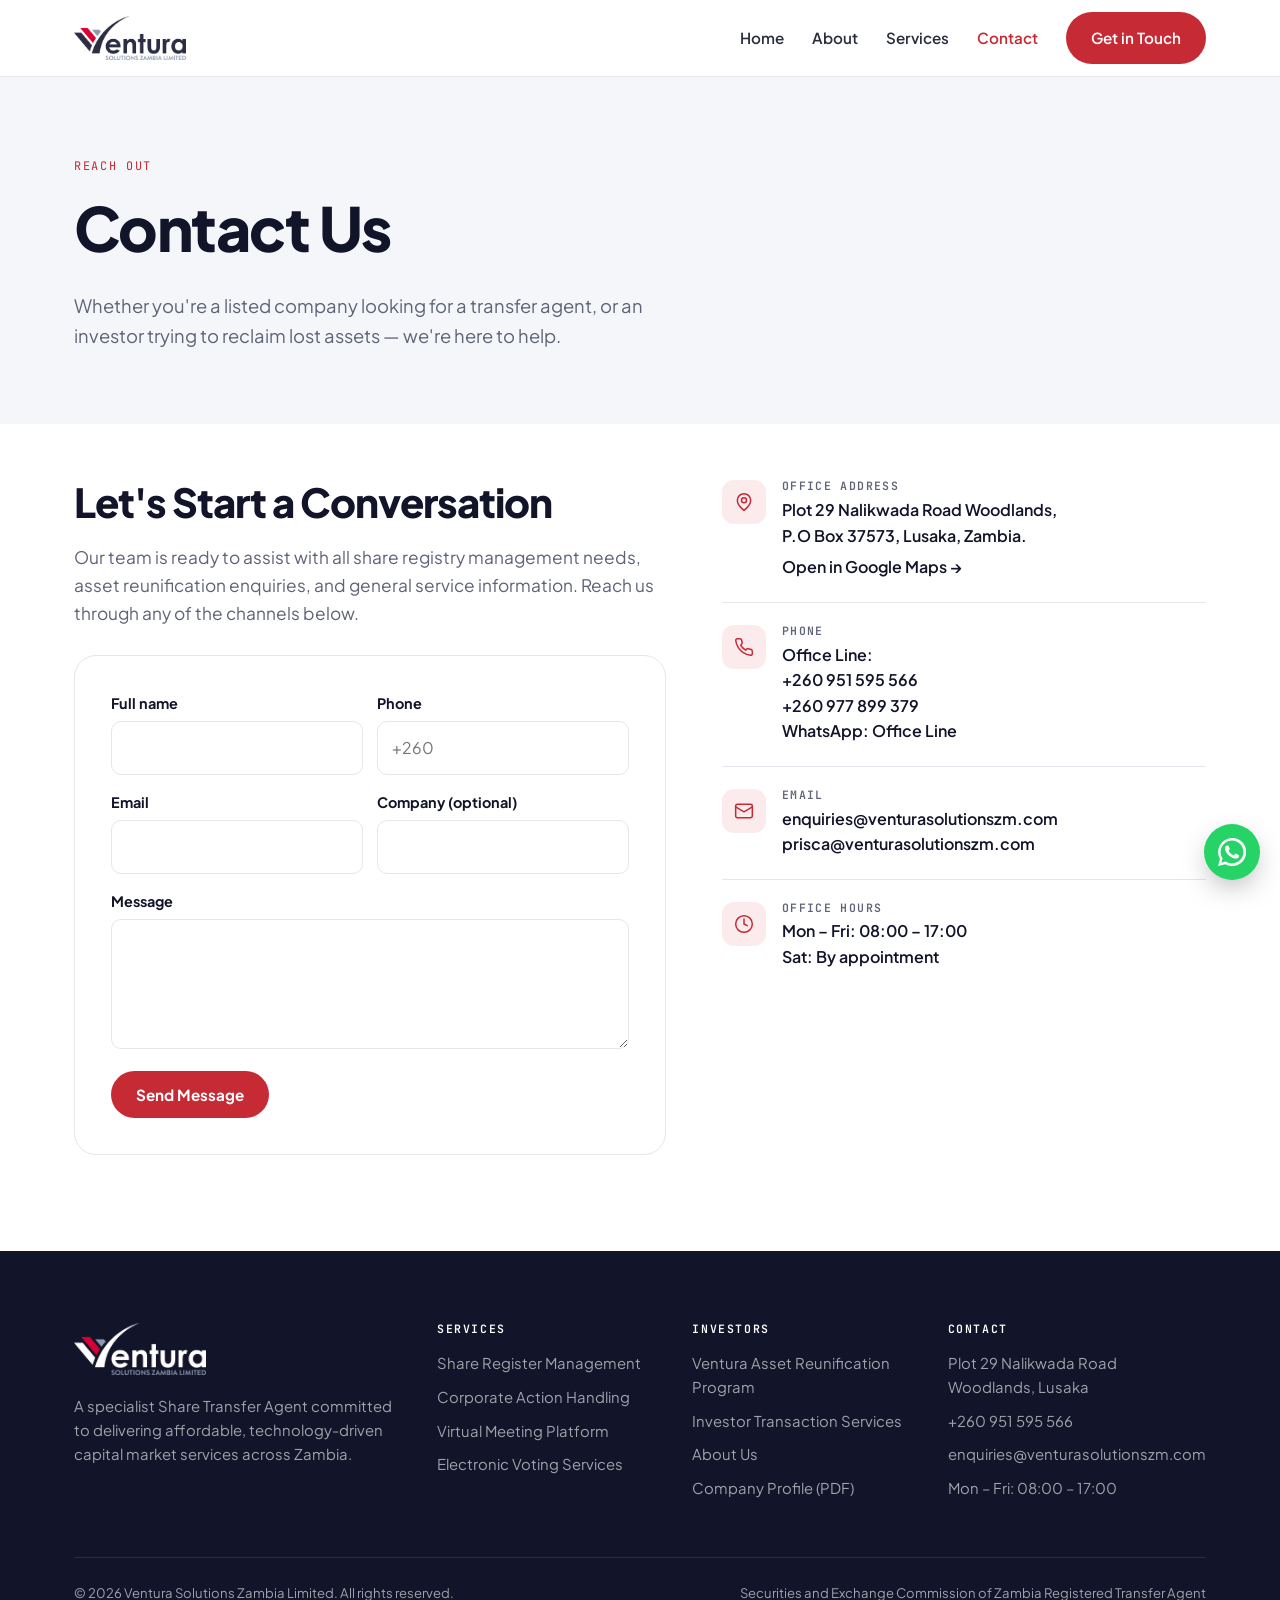
<file: contact.html>
<!doctype html>
<html lang="en">
<head>
<meta charset="utf-8">
<meta name="viewport" content="width=device-width, initial-scale=1">
<title>Contact Us | Ventura Solutions Zambia Limited</title>
<meta name="description" content="Whether you're a listed company looking for a transfer agent, or an investor trying to reclaim lost assets — we're here to help. Plot 29 Nalikwada Road Woodlands, Lusaka.">
<meta property="og:title" content="Contact Us | Ventura Solutions Zambia Limited">
<meta property="og:description" content="Whether you're a listed company looking for a transfer agent, or an investor trying to reclaim lost assets — we're here to help. Plot 29 Nalikwada Road Woodlands, Lusaka.">
<meta property="og:image" content="assets/logo.png">
<link rel="icon" href="favicon.ico" sizes="any">
<link rel="icon" type="image/png" sizes="32x32" href="assets/favicon-32.png">
<link rel="apple-touch-icon" href="assets/apple-touch-icon.png">
<link rel="manifest" href="site.webmanifest">
<meta name="theme-color" content="#1E2240">
<link rel="preconnect" href="https://fonts.googleapis.com">
<link rel="preconnect" href="https://fonts.gstatic.com" crossorigin>
<link href="https://fonts.googleapis.com/css2?family=JetBrains+Mono:wght@400;600;700&family=Plus+Jakarta+Sans:wght@400;500;600;700;800&display=swap" rel="stylesheet">
<link rel="stylesheet" href="assets/styles.css">
</head>
<body>
<header class="site-header">
  <div class="wrap">
    <a class="brand" href="index.html"><img src="assets/logo.png" alt="Ventura Solutions Zambia Limited" width="112" height="44"></a>
    <button class="nav-toggle" aria-label="Open menu" aria-expanded="false"><svg viewBox="0 0 24 24" fill="none" stroke="currentColor" stroke-width="2" stroke-linecap="round"><path d="M3 6h18M3 12h18M3 18h18"/></svg></button>
    <nav class="nav">
      <a href="index.html">Home</a>
      <a href="about.html">About</a>
      <a href="services.html">Services</a>
      <a href="contact.html" aria-current="page">Contact</a>
      <a class="btn btn-red" href="contact.html">Get in Touch</a>
    </nav>
  </div>
</header>
<main>

<section class="page-hero bg-2" style="padding-bottom:56px">
  <div class="wrap">
    <span class="eyebrow">Reach Out</span>
    <h1>Contact Us</h1>
    <p class="lead" style="color:var(--muted)">Whether you're a listed company looking for a transfer agent, or an investor trying to reclaim lost assets — we're here to help.</p>
  </div>
</section>

<section style="padding-top:56px">
  <div class="wrap contact-grid">
    <div>
      <h2 style="font-size:clamp(1.8rem,3.4vw,2.5rem)">Let's Start a Conversation</h2>
      <p style="color:var(--muted);font-size:1.08rem;margin-bottom:28px">Our team is ready to assist with all share registry management needs, asset reunification enquiries, and general service information. Reach us through any of the channels below.</p>
      <form class="form" id="enquiry">
        <div class="row2">
          <div class="field"><label for="name">Full name</label><input id="name" name="name" required autocomplete="name"></div>
          <div class="field"><label for="phone">Phone</label><input id="phone" name="phone" type="tel" required autocomplete="tel" placeholder="+260"></div>
        </div>
        <div class="row2">
          <div class="field"><label for="email">Email</label><input id="email" name="email" type="email" autocomplete="email"></div>
          <div class="field"><label for="company">Company (optional)</label><input id="company" name="company" autocomplete="organization"></div>
        </div>
        <div class="field"><label for="message">Message</label><textarea id="message" name="message" required></textarea></div>
        <button class="btn btn-red" type="submit">Send Message</button>
      </form>
    </div>

    <div>
      <div class="ci">
        <div class="ic"><svg viewBox="0 0 24 24" fill="none" stroke="currentColor" stroke-width="1.8" stroke-linecap="round" stroke-linejoin="round"><path d="M20 10c0 6-8 12-8 12S4 16 4 10a8 8 0 0 1 16 0z"/><circle cx="12" cy="10" r="3"/></svg></div>
        <div><h4>Office Address</h4><p>Plot 29 Nalikwada Road Woodlands,<br>P.O Box 37573, Lusaka, Zambia.</p><a class="link-arrow" style="margin-top:6px" href="https://maps.google.com/?q=Plot+29+Nalikwada+Road+Woodlands+Lusaka+Zambia" target="_blank" rel="noopener">Open in Google Maps →</a></div>
      </div>
      <div class="ci">
        <div class="ic"><svg viewBox="0 0 24 24" fill="none" stroke="currentColor" stroke-width="1.8" stroke-linecap="round" stroke-linejoin="round"><path d="M22 16.9v3a2 2 0 0 1-2.2 2 19.8 19.8 0 0 1-8.6-3.1 19.5 19.5 0 0 1-6-6A19.8 19.8 0 0 1 2.1 4.2 2 2 0 0 1 4.1 2h3a2 2 0 0 1 2 1.7c.1.9.4 1.8.7 2.7a2 2 0 0 1-.5 2.1L8 9.8a16 16 0 0 0 6 6l1.3-1.3a2 2 0 0 1 2.1-.4c.9.3 1.8.6 2.7.7a2 2 0 0 1 1.7 2z"/></svg></div>
        <div><h4>Phone</h4><p>Office Line:</p><a href="tel:+260951595566">+260 951 595 566</a><a href="tel:+260977899379">+260 977 899 379</a><a href="https://wa.me/260951595566" target="_blank" rel="noopener">WhatsApp: Office Line</a></div>
      </div>
      <div class="ci">
        <div class="ic"><svg viewBox="0 0 24 24" fill="none" stroke="currentColor" stroke-width="1.8" stroke-linecap="round" stroke-linejoin="round"><rect x="2" y="4" width="20" height="16" rx="2"/><path d="m22 7-10 6L2 7"/></svg></div>
        <div><h4>Email</h4><a href="mailto:enquiries@venturasolutionszm.com">enquiries@venturasolutionszm.com</a><a href="mailto:prisca@venturasolutionszm.com">prisca@venturasolutionszm.com</a></div>
      </div>
      <div class="ci">
        <div class="ic"><svg viewBox="0 0 24 24" fill="none" stroke="currentColor" stroke-width="1.8" stroke-linecap="round" stroke-linejoin="round"><circle cx="12" cy="12" r="10"/><path d="M12 6v6l4 2"/></svg></div>
        <div><h4>Office Hours</h4><p>Mon – Fri: 08:00 – 17:00<br>Sat: By appointment</p></div>
      </div>
    </div>
  </div>
</section>

</main>

<footer class="site-footer">
  <div class="wrap">
    <div class="foot-grid">
      <div>
        <img class="foot-logo" src="assets/logo-color-dark.png" alt="Ventura Solutions Zambia Limited" width="132" height="52">
        <p>A specialist Share Transfer Agent committed to delivering affordable, technology-driven capital market services across Zambia.</p>
      </div>
      <div>
        <h4>Services</h4>
        <ul>
          <li><a href="services.html#register">Share Register Management</a></li>
          <li><a href="services.html#corporate-actions">Corporate Action Handling</a></li>
          <li><a href="services.html#meetings">Virtual Meeting Platform</a></li>
          <li><a href="services.html#e-voting">Electronic Voting Services</a></li>
        </ul>
      </div>
      <div>
        <h4>Investors</h4>
        <ul>
          <li><a href="services.html#varp">Ventura Asset Reunification Program</a></li>
          <li><a href="services.html#equity">Investor Transaction Services</a></li>
          <li><a href="about.html">About Us</a></li>
          <li><a href="Ventura-Company-Profile.pdf">Company Profile (PDF)</a></li>
        </ul>
      </div>
      <div>
        <h4>Contact</h4>
        <ul>
          <li>Plot 29 Nalikwada Road Woodlands, Lusaka</li>
          <li><a href="tel:+260951595566">+260 951 595 566</a></li>
          <li><a href="mailto:enquiries@venturasolutionszm.com">enquiries@venturasolutionszm.com</a></li>
          <li>Mon – Fri: 08:00 – 17:00</li>
        </ul>
      </div>
    </div>
    <div class="foot-bottom">
      <span>© <span data-year>2026</span> Ventura Solutions Zambia Limited. All rights reserved.</span>
      <span>Securities and Exchange Commission of Zambia Registered Transfer Agent</span>
    </div>
  </div>
</footer>

<a class="wa-float" href="https://wa.me/260951595566" target="_blank" rel="noopener" aria-label="Chat on WhatsApp"><svg viewBox="0 0 24 24" fill="currentColor"><path d="M17.5 14.4c-.3-.1-1.8-.9-2-1-.3-.1-.5-.1-.7.1-.2.3-.8 1-.9 1.2-.2.2-.3.2-.6.1-.3-.1-1.3-.5-2.4-1.5-.9-.8-1.5-1.8-1.7-2.1-.2-.3 0-.5.1-.6l.4-.5c.2-.2.2-.3.3-.5.1-.2 0-.4 0-.5l-.9-2.2c-.2-.6-.5-.5-.7-.5h-.6c-.2 0-.5.1-.8.4-.3.3-1 1-1 2.5s1.1 2.9 1.2 3.1c.1.2 2.1 3.2 5.1 4.5.7.3 1.3.5 1.7.6.7.2 1.4.2 1.9.1.6-.1 1.8-.7 2-1.4.2-.7.2-1.3.2-1.4-.1-.1-.3-.2-.6-.3zM12 21.8c-1.8 0-3.5-.5-5-1.4l-.4-.2-3.7 1 1-3.6-.2-.4A9.8 9.8 0 1 1 12 21.8zM12 0a12 12 0 0 0-10.3 18L0 24l6.2-1.6A12 12 0 1 0 12 0z"/></svg></a>
<script src="assets/script.js"></script>
</body>
</html>
</file>
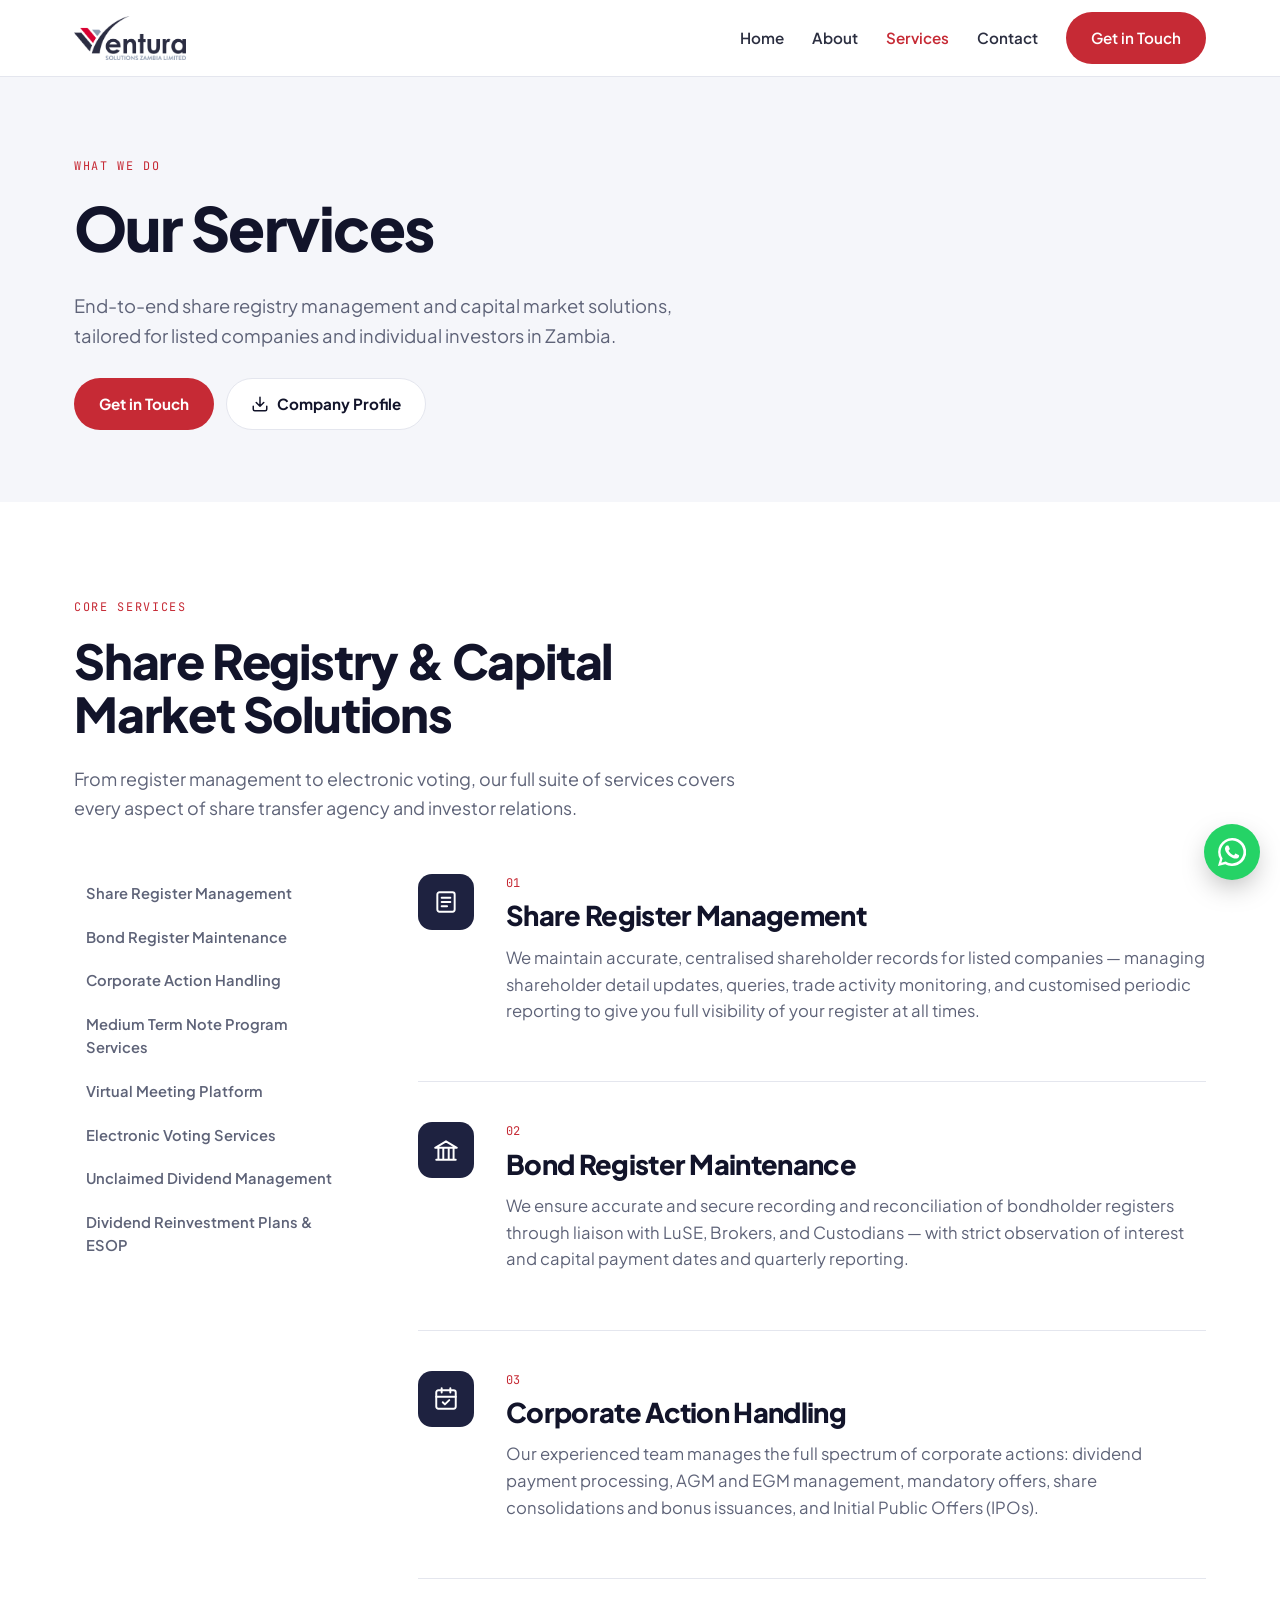
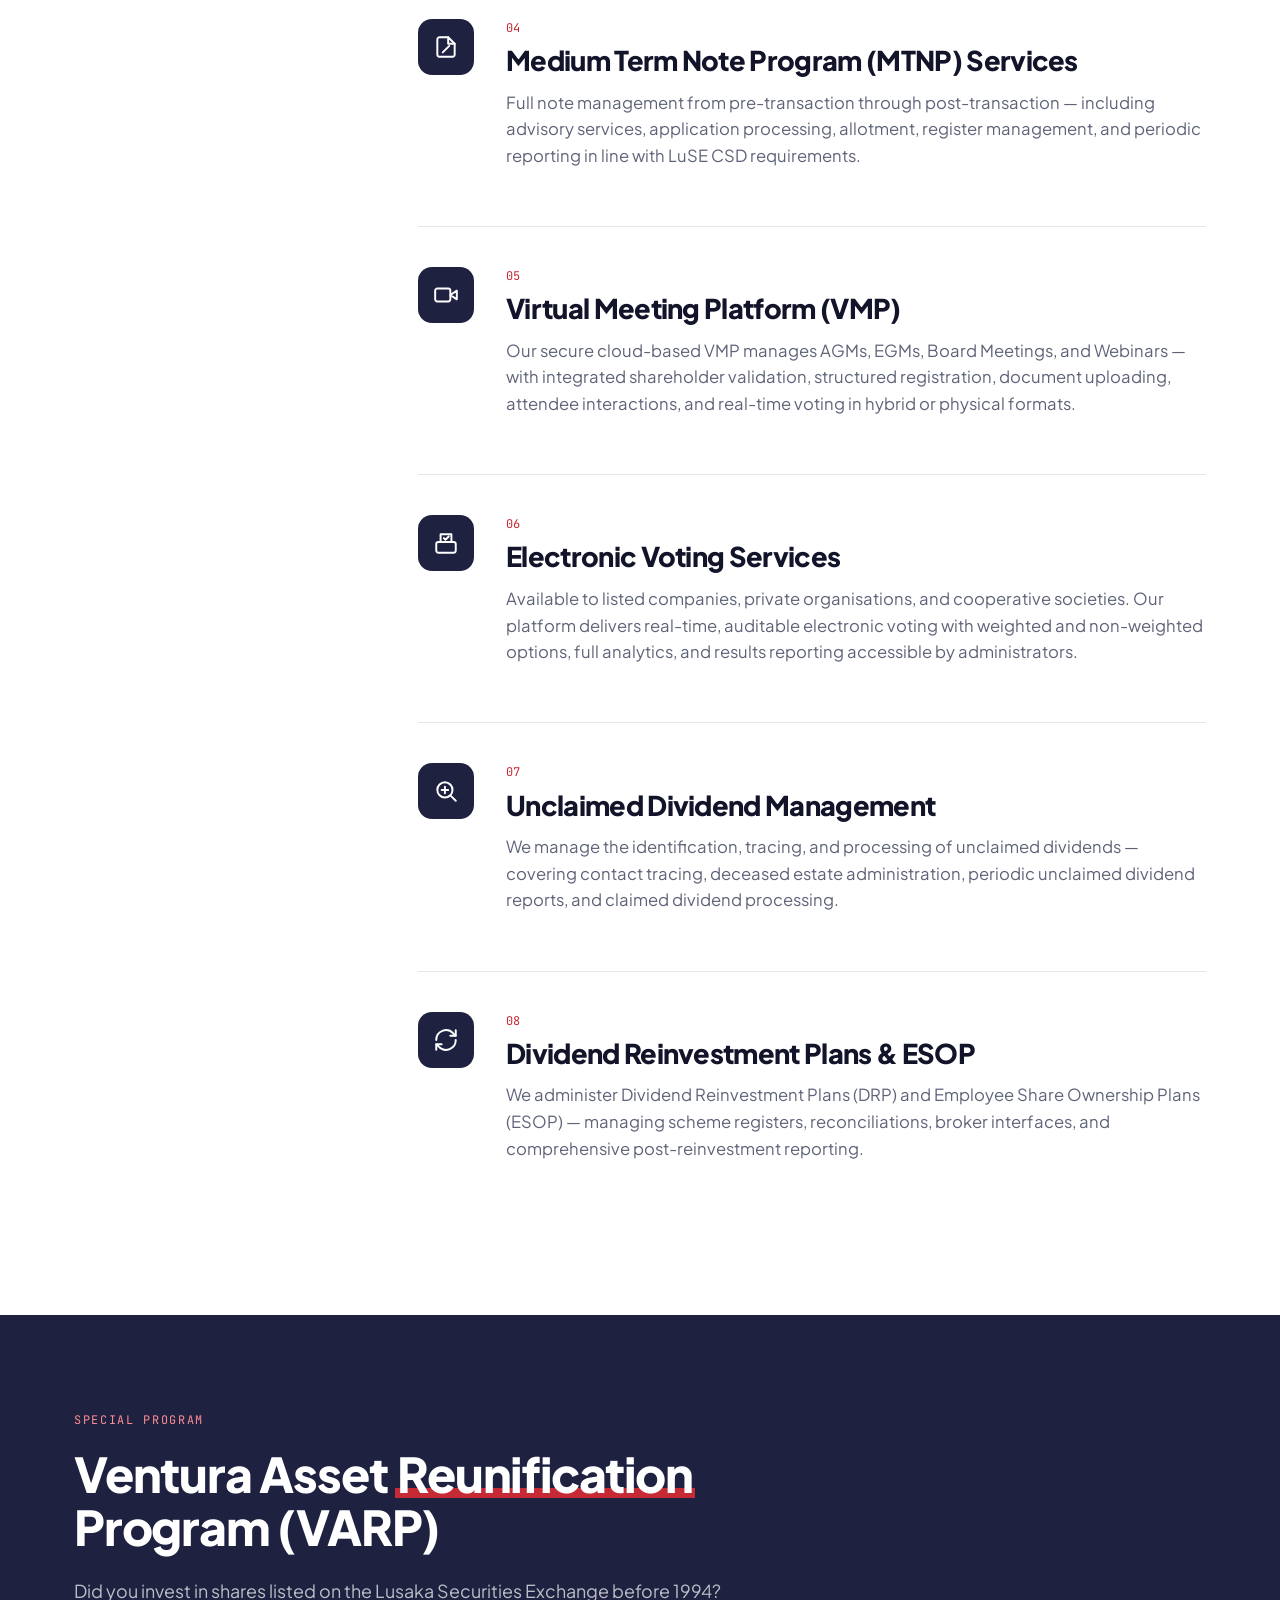
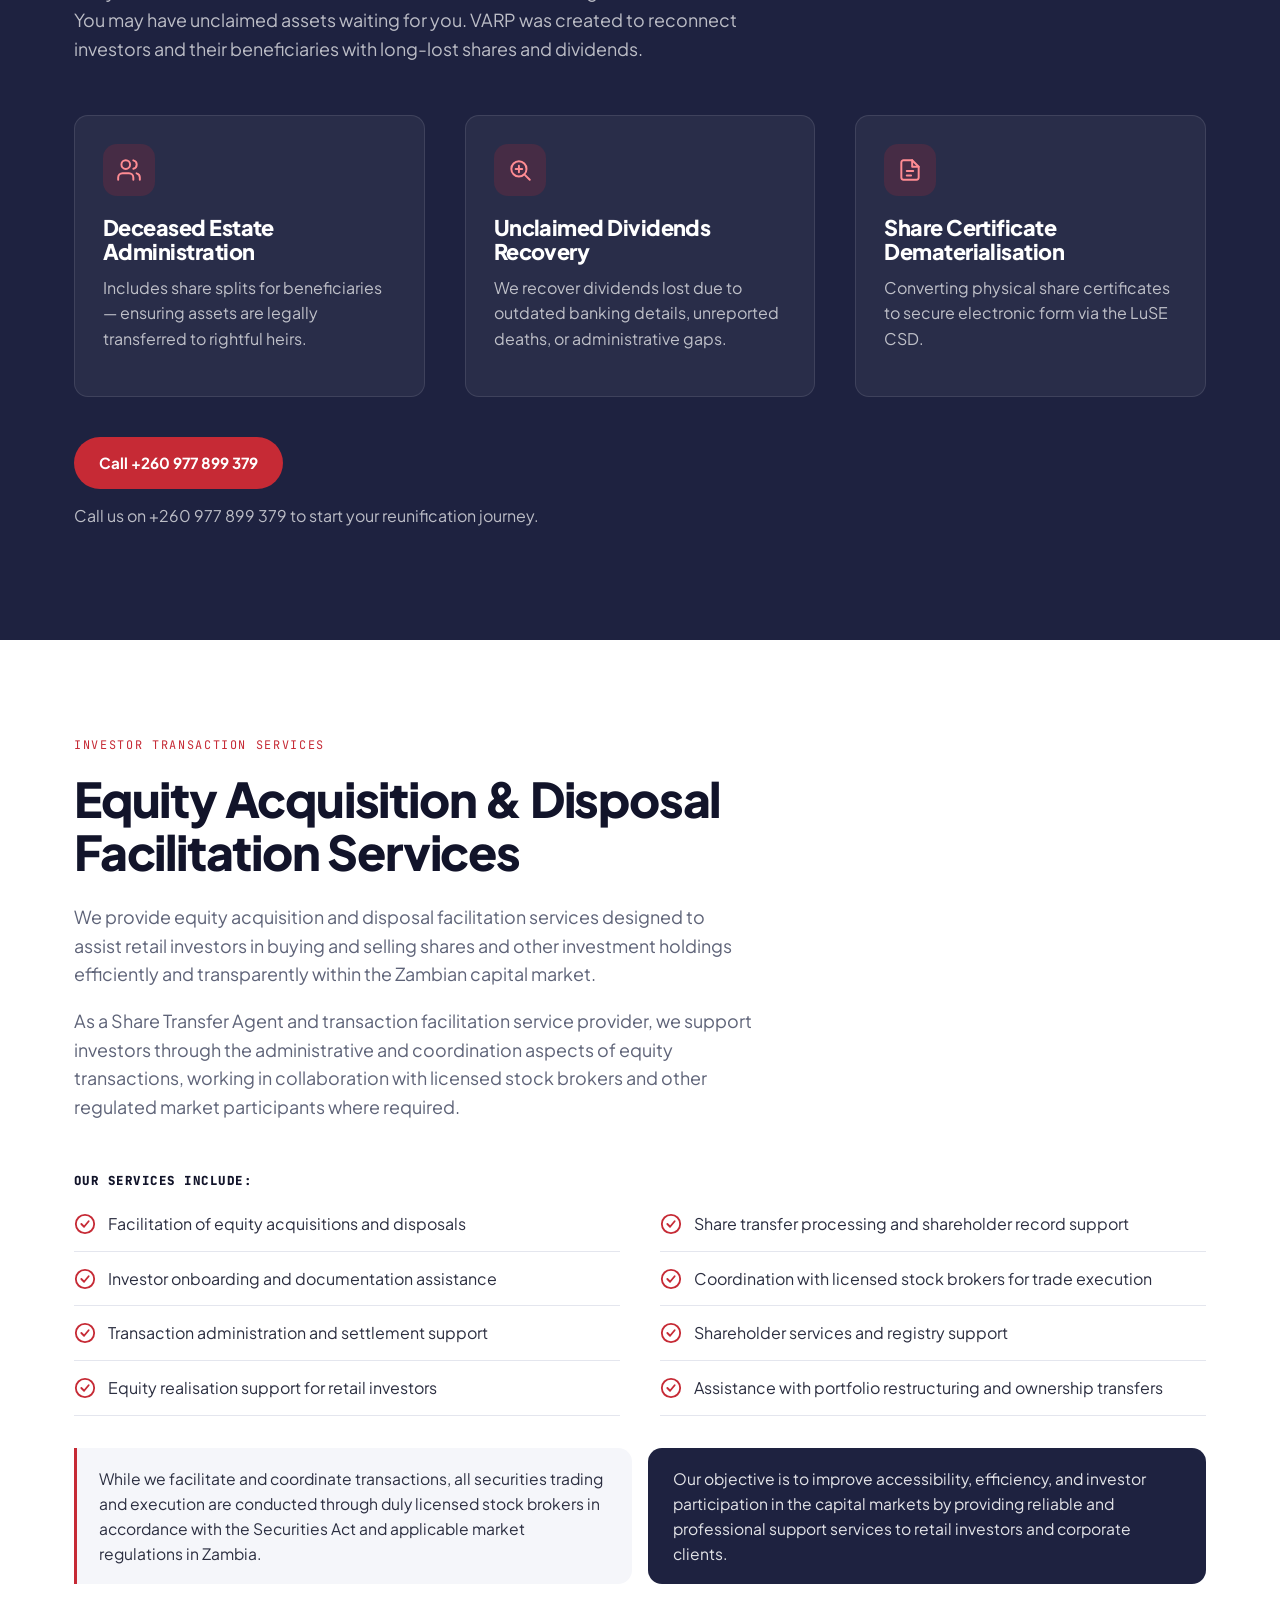
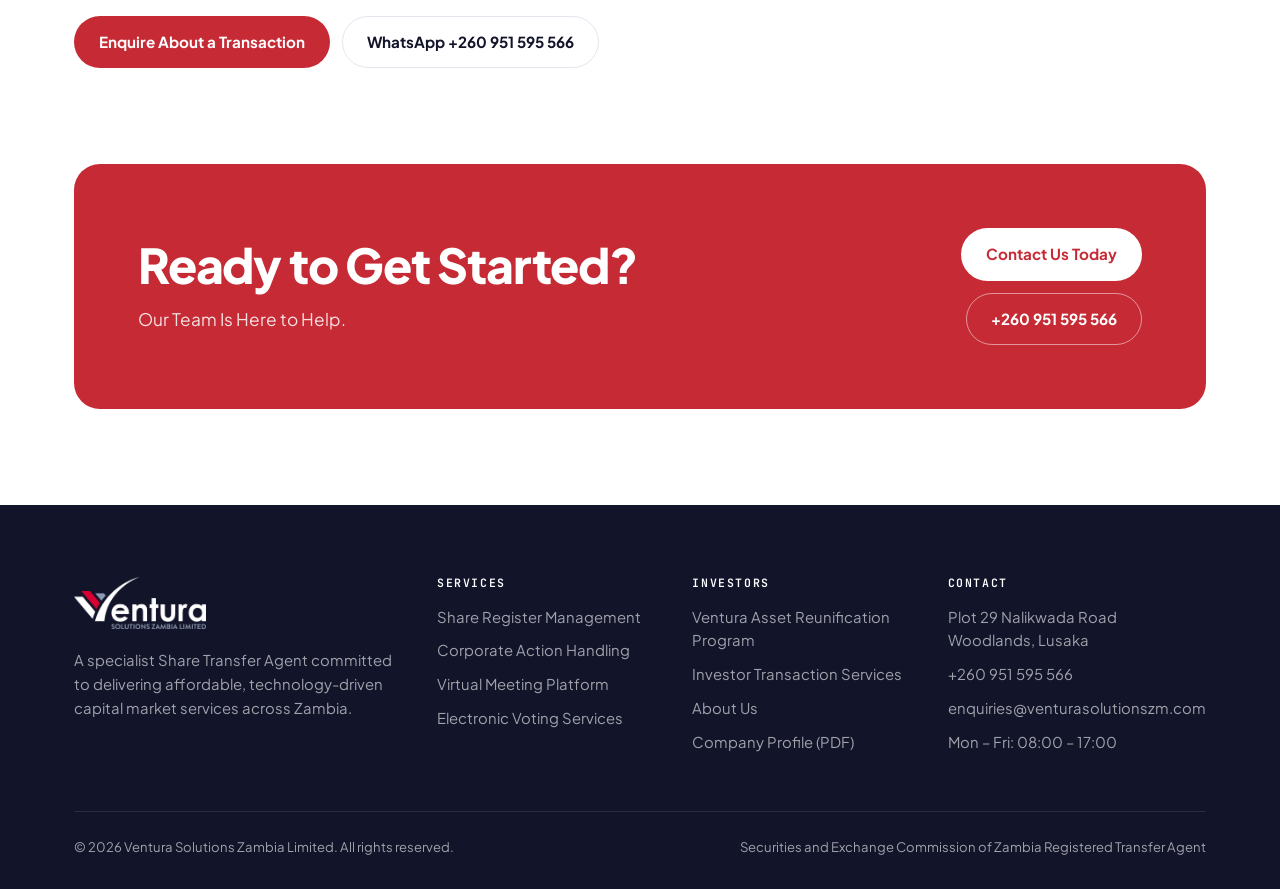
<file: services.html>
<!doctype html>
<html lang="en">
<head>
<meta charset="utf-8">
<meta name="viewport" content="width=device-width, initial-scale=1">
<title>Our Services | Ventura Solutions Zambia Limited</title>
<meta name="description" content="End-to-end share registry management and capital market solutions, tailored for listed companies and individual investors in Zambia.">
<meta property="og:title" content="Our Services | Ventura Solutions Zambia Limited">
<meta property="og:description" content="End-to-end share registry management and capital market solutions, tailored for listed companies and individual investors in Zambia.">
<meta property="og:image" content="assets/logo.png">
<link rel="icon" href="favicon.ico" sizes="any">
<link rel="icon" type="image/png" sizes="32x32" href="assets/favicon-32.png">
<link rel="apple-touch-icon" href="assets/apple-touch-icon.png">
<link rel="manifest" href="site.webmanifest">
<meta name="theme-color" content="#1E2240">
<link rel="preconnect" href="https://fonts.googleapis.com">
<link rel="preconnect" href="https://fonts.gstatic.com" crossorigin>
<link href="https://fonts.googleapis.com/css2?family=JetBrains+Mono:wght@400;600;700&family=Plus+Jakarta+Sans:wght@400;500;600;700;800&display=swap" rel="stylesheet">
<link rel="stylesheet" href="assets/styles.css">
</head>
<body>
<header class="site-header">
  <div class="wrap">
    <a class="brand" href="index.html"><img src="assets/logo.png" alt="Ventura Solutions Zambia Limited" width="112" height="44"></a>
    <button class="nav-toggle" aria-label="Open menu" aria-expanded="false"><svg viewBox="0 0 24 24" fill="none" stroke="currentColor" stroke-width="2" stroke-linecap="round"><path d="M3 6h18M3 12h18M3 18h18"/></svg></button>
    <nav class="nav">
      <a href="index.html">Home</a>
      <a href="about.html">About</a>
      <a href="services.html" aria-current="page">Services</a>
      <a href="contact.html">Contact</a>
      <a class="btn btn-red" href="contact.html">Get in Touch</a>
    </nav>
  </div>
</header>
<main>

<section class="page-hero bg-2">
  <div class="wrap">
    <span class="eyebrow">What We Do</span>
    <h1>Our Services</h1>
    <p class="lead" style="color:var(--muted)">End-to-end share registry management and capital market solutions, tailored for listed companies and individual investors in Zambia.</p>
    <div class="btn-row" style="margin-top:28px">
      <a class="btn btn-red" href="contact.html">Get in Touch</a>
      <a class="btn btn-ghost" href="Ventura-Company-Profile.pdf"><svg viewBox="0 0 24 24" fill="none" stroke="currentColor" stroke-width="2" stroke-linecap="round" stroke-linejoin="round"><path d="M21 15v4a2 2 0 0 1-2 2H5a2 2 0 0 1-2-2v-4M7 10l5 5 5-5M12 15V3"/></svg>Company Profile</a>
    </div>
  </div>
</section>

<section>
  <div class="wrap">
    <div class="sec-head reveal">
      <span class="eyebrow">Core Services</span>
      <h2>Share Registry &amp; Capital Market Solutions</h2>
      <p>From register management to electronic voting, our full suite of services covers every aspect of share transfer agency and investor relations.</p>
    </div>
  </div>
  <div class="wrap svc-detail">
    <nav class="toc" aria-label="Services">
      <a href="#register">Share Register Management</a>
      <a href="#bonds">Bond Register Maintenance</a>
      <a href="#corporate-actions">Corporate Action Handling</a>
      <a href="#mtn">Medium Term Note Program Services</a>
      <a href="#meetings">Virtual Meeting Platform</a>
      <a href="#e-voting">Electronic Voting Services</a>
      <a href="#unclaimed">Unclaimed Dividend Management</a>
      <a href="#drp-esop">Dividend Reinvestment Plans &amp; ESOP</a>
    </nav>
    <div>
      <article class="svc-block" id="register">
        <div class="ic"><svg viewBox="0 0 24 24" fill="none" stroke="currentColor" stroke-width="1.8" stroke-linecap="round" stroke-linejoin="round"><rect x="4" y="3" width="16" height="18" rx="2"/><path d="M8 8h8M8 12h8M8 16h5"/></svg></div>
        <div>
          <span class="for-who">01</span>
          <h2>Share Register Management</h2>
          <p>We maintain accurate, centralised shareholder records for listed companies — managing shareholder detail updates, queries, trade activity monitoring, and customised periodic reporting to give you full visibility of your register at all times.</p>
        </div>
      </article>
      <article class="svc-block" id="bonds">
        <div class="ic"><svg viewBox="0 0 24 24" fill="none" stroke="currentColor" stroke-width="1.8" stroke-linecap="round" stroke-linejoin="round"><path d="M3 21h18M5 21V10M19 21V10M9.5 21V10M14.5 21V10M2 10l10-6 10 6z"/></svg></div>
        <div>
          <span class="for-who">02</span>
          <h2>Bond Register Maintenance</h2>
          <p>We ensure accurate and secure recording and reconciliation of bondholder registers through liaison with LuSE, Brokers, and Custodians — with strict observation of interest and capital payment dates and quarterly reporting.</p>
        </div>
      </article>
      <article class="svc-block" id="corporate-actions">
        <div class="ic"><svg viewBox="0 0 24 24" fill="none" stroke="currentColor" stroke-width="1.8" stroke-linecap="round" stroke-linejoin="round"><rect x="3" y="4" width="18" height="17" rx="2"/><path d="M8 2v4M16 2v4M3 10h18M9 15l2 2 4-4"/></svg></div>
        <div>
          <span class="for-who">03</span>
          <h2>Corporate Action Handling</h2>
          <p>Our experienced team manages the full spectrum of corporate actions: dividend payment processing, AGM and EGM management, mandatory offers, share consolidations and bonus issuances, and Initial Public Offers (IPOs).</p>
        </div>
      </article>
      <article class="svc-block" id="mtn">
        <div class="ic"><svg viewBox="0 0 24 24" fill="none" stroke="currentColor" stroke-width="1.8" stroke-linecap="round" stroke-linejoin="round"><path d="M14 3H6a2 2 0 0 0-2 2v14a2 2 0 0 0 2 2h12a2 2 0 0 0 2-2V9z"/><path d="M14 3v6h6M9 17l6-6"/></svg></div>
        <div>
          <span class="for-who">04</span>
          <h2>Medium Term Note Program (MTNP) Services</h2>
          <p>Full note management from pre-transaction through post-transaction — including advisory services, application processing, allotment, register management, and periodic reporting in line with LuSE CSD requirements.</p>
        </div>
      </article>
      <article class="svc-block" id="meetings">
        <div class="ic"><svg viewBox="0 0 24 24" fill="none" stroke="currentColor" stroke-width="1.8" stroke-linecap="round" stroke-linejoin="round"><rect x="2" y="6" width="14" height="12" rx="2"/><path d="m22 8-6 4 6 4z"/></svg></div>
        <div>
          <span class="for-who">05</span>
          <h2>Virtual Meeting Platform (VMP)</h2>
          <p>Our secure cloud-based VMP manages AGMs, EGMs, Board Meetings, and Webinars — with integrated shareholder validation, structured registration, document uploading, attendee interactions, and real-time voting in hybrid or physical formats.</p>
        </div>
      </article>
      <article class="svc-block" id="e-voting">
        <div class="ic"><svg viewBox="0 0 24 24" fill="none" stroke="currentColor" stroke-width="1.8" stroke-linecap="round" stroke-linejoin="round"><rect x="3" y="11" width="18" height="10" rx="2"/><path d="M7 11V4h10v7M10 7.5l1.5 1.5 3-3"/></svg></div>
        <div>
          <span class="for-who">06</span>
          <h2>Electronic Voting Services</h2>
          <p>Available to listed companies, private organisations, and cooperative societies. Our platform delivers real-time, auditable electronic voting with weighted and non-weighted options, full analytics, and results reporting accessible by administrators.</p>
        </div>
      </article>
      <article class="svc-block" id="unclaimed">
        <div class="ic"><svg viewBox="0 0 24 24" fill="none" stroke="currentColor" stroke-width="1.8" stroke-linecap="round" stroke-linejoin="round"><circle cx="11" cy="11" r="7"/><path d="m21 21-4.3-4.3M11 8v6M8 11h6"/></svg></div>
        <div>
          <span class="for-who">07</span>
          <h2>Unclaimed Dividend Management</h2>
          <p>We manage the identification, tracing, and processing of unclaimed dividends — covering contact tracing, deceased estate administration, periodic unclaimed dividend reports, and claimed dividend processing.</p>
        </div>
      </article>
      <article class="svc-block" id="drp-esop">
        <div class="ic"><svg viewBox="0 0 24 24" fill="none" stroke="currentColor" stroke-width="1.8" stroke-linecap="round" stroke-linejoin="round"><path d="M21 12a9 9 0 0 1-15.5 6.3L3 16M3 12a9 9 0 0 1 15.5-6.3L21 8"/><path d="M21 3v5h-5M3 21v-5h5"/></svg></div>
        <div>
          <span class="for-who">08</span>
          <h2>Dividend Reinvestment Plans &amp; ESOP</h2>
          <p>We administer Dividend Reinvestment Plans (DRP) and Employee Share Ownership Plans (ESOP) — managing scheme registers, reconciliations, broker interfaces, and comprehensive post-reinvestment reporting.</p>
        </div>
      </article>
    </div>
  </div>
</section>

<!-- VARP -->
<section class="dark" id="varp">
  <div class="wrap">
    <div class="sec-head reveal">
      <span class="eyebrow">Special Program</span>
      <h2>Ventura Asset <span class="hl">Reunification</span> Program (VARP)</h2>
      <p>Did you invest in shares listed on the Lusaka Securities Exchange before 1994? You may have unclaimed assets waiting for you. VARP was created to reconnect investors and their beneficiaries with long-lost shares and dividends.</p>
    </div>
    <div class="outcomes outcomes-dark">
      <div class="outcome reveal">
        <div class="ic"><svg viewBox="0 0 24 24" fill="none" stroke="currentColor" stroke-width="1.8" stroke-linecap="round" stroke-linejoin="round"><path d="M16 21v-2a4 4 0 0 0-4-4H6a4 4 0 0 0-4 4v2"/><circle cx="9" cy="7" r="4"/><path d="M22 21v-2a4 4 0 0 0-3-3.9M16 3.1a4 4 0 0 1 0 7.8"/></svg></div>
        <h3>Deceased Estate Administration</h3>
        <p>Includes share splits for beneficiaries — ensuring assets are legally transferred to rightful heirs.</p>
      </div>
      <div class="outcome reveal">
        <div class="ic"><svg viewBox="0 0 24 24" fill="none" stroke="currentColor" stroke-width="1.8" stroke-linecap="round" stroke-linejoin="round"><circle cx="11" cy="11" r="7"/><path d="m21 21-4.3-4.3M11 8v6M8 11h6"/></svg></div>
        <h3>Unclaimed Dividends Recovery</h3>
        <p>We recover dividends lost due to outdated banking details, unreported deaths, or administrative gaps.</p>
      </div>
      <div class="outcome reveal">
        <div class="ic"><svg viewBox="0 0 24 24" fill="none" stroke="currentColor" stroke-width="1.8" stroke-linecap="round" stroke-linejoin="round"><path d="M14 3H6a2 2 0 0 0-2 2v14a2 2 0 0 0 2 2h12a2 2 0 0 0 2-2V9z"/><path d="M14 3v6h6M9 13h6M9 17h4"/></svg></div>
        <h3>Share Certificate Dematerialisation</h3>
        <p>Converting physical share certificates to secure electronic form via the LuSE CSD.</p>
      </div>
    </div>
    <div class="btn-row" style="margin-top:40px">
      <a class="btn btn-red" href="tel:+260977899379">Call +260 977 899 379</a>
    </div>
    <p style="margin-top:14px;color:rgba(255,255,255,.7)">Call us on +260 977 899 379 to start your reunification journey.</p>
  </div>
</section>

<!-- Investor Transaction Services -->
<section id="equity">
  <div class="wrap">
    <div class="sec-head reveal">
      <span class="eyebrow">Investor Transaction Services</span>
      <h2>Equity Acquisition &amp; Disposal Facilitation Services</h2>
      <p>We provide equity acquisition and disposal facilitation services designed to assist retail investors in buying and selling shares and other investment holdings efficiently and transparently within the Zambian capital market.</p>
      <p>As a Share Transfer Agent and transaction facilitation service provider, we support investors through the administrative and coordination aspects of equity transactions, working in collaboration with licensed stock brokers and other regulated market participants where required.</p>
    </div>
    <h3 class="list-title">Our Services Include:</h3>
    <ul class="checks checks-2">
        <li><svg viewBox="0 0 24 24" fill="none" stroke="currentColor" stroke-width="2" stroke-linecap="round" stroke-linejoin="round"><circle cx="12" cy="12" r="10"/><path d="m8 12 3 3 5-6"/></svg>Facilitation of equity acquisitions and disposals</li>
        <li><svg viewBox="0 0 24 24" fill="none" stroke="currentColor" stroke-width="2" stroke-linecap="round" stroke-linejoin="round"><circle cx="12" cy="12" r="10"/><path d="m8 12 3 3 5-6"/></svg>Share transfer processing and shareholder record support</li>
        <li><svg viewBox="0 0 24 24" fill="none" stroke="currentColor" stroke-width="2" stroke-linecap="round" stroke-linejoin="round"><circle cx="12" cy="12" r="10"/><path d="m8 12 3 3 5-6"/></svg>Investor onboarding and documentation assistance</li>
        <li><svg viewBox="0 0 24 24" fill="none" stroke="currentColor" stroke-width="2" stroke-linecap="round" stroke-linejoin="round"><circle cx="12" cy="12" r="10"/><path d="m8 12 3 3 5-6"/></svg>Coordination with licensed stock brokers for trade execution</li>
        <li><svg viewBox="0 0 24 24" fill="none" stroke="currentColor" stroke-width="2" stroke-linecap="round" stroke-linejoin="round"><circle cx="12" cy="12" r="10"/><path d="m8 12 3 3 5-6"/></svg>Transaction administration and settlement support</li>
        <li><svg viewBox="0 0 24 24" fill="none" stroke="currentColor" stroke-width="2" stroke-linecap="round" stroke-linejoin="round"><circle cx="12" cy="12" r="10"/><path d="m8 12 3 3 5-6"/></svg>Shareholder services and registry support</li>
        <li><svg viewBox="0 0 24 24" fill="none" stroke="currentColor" stroke-width="2" stroke-linecap="round" stroke-linejoin="round"><circle cx="12" cy="12" r="10"/><path d="m8 12 3 3 5-6"/></svg>Equity realisation support for retail investors</li>
        <li><svg viewBox="0 0 24 24" fill="none" stroke="currentColor" stroke-width="2" stroke-linecap="round" stroke-linejoin="round"><circle cx="12" cy="12" r="10"/><path d="m8 12 3 3 5-6"/></svg>Assistance with portfolio restructuring and ownership transfers</li>
      </ul>
    <div class="eq-foot">
      <p class="note">While we facilitate and coordinate transactions, all securities trading and execution are conducted through duly licensed stock brokers in accordance with the Securities Act and applicable market regulations in Zambia.</p>
      <p class="note note-dark">Our objective is to improve accessibility, efficiency, and investor participation in the capital markets by providing reliable and professional support services to retail investors and corporate clients.</p>
    </div>
    <div class="btn-row" style="margin-top:32px">
      <a class="btn btn-red" href="mailto:enquiries@venturasolutionszm.com?subject=Equity%20acquisition%20or%20disposal%20enquiry">Enquire About a Transaction</a>
      <a class="btn btn-ghost" href="https://wa.me/260951595566" target="_blank" rel="noopener">WhatsApp +260 951 595 566</a>
    </div>
  </div>
</section>

<section style="padding-top:0">
  <div class="wrap">
    <div class="cta reveal">
      <div>
        <h2>Ready to Get Started?</h2>
        <p>Our Team Is Here to Help.</p>
      </div>
      <div class="btn-row">
        <a class="btn btn-white" href="contact.html">Contact Us Today</a>
        <a class="btn btn-line" href="tel:+260951595566">+260 951 595 566</a>
      </div>
    </div>
  </div>
</section>

</main>

<footer class="site-footer">
  <div class="wrap">
    <div class="foot-grid">
      <div>
        <img class="foot-logo" src="assets/logo-color-dark.png" alt="Ventura Solutions Zambia Limited" width="132" height="52">
        <p>A specialist Share Transfer Agent committed to delivering affordable, technology-driven capital market services across Zambia.</p>
      </div>
      <div>
        <h4>Services</h4>
        <ul>
          <li><a href="services.html#register">Share Register Management</a></li>
          <li><a href="services.html#corporate-actions">Corporate Action Handling</a></li>
          <li><a href="services.html#meetings">Virtual Meeting Platform</a></li>
          <li><a href="services.html#e-voting">Electronic Voting Services</a></li>
        </ul>
      </div>
      <div>
        <h4>Investors</h4>
        <ul>
          <li><a href="services.html#varp">Ventura Asset Reunification Program</a></li>
          <li><a href="services.html#equity">Investor Transaction Services</a></li>
          <li><a href="about.html">About Us</a></li>
          <li><a href="Ventura-Company-Profile.pdf">Company Profile (PDF)</a></li>
        </ul>
      </div>
      <div>
        <h4>Contact</h4>
        <ul>
          <li>Plot 29 Nalikwada Road Woodlands, Lusaka</li>
          <li><a href="tel:+260951595566">+260 951 595 566</a></li>
          <li><a href="mailto:enquiries@venturasolutionszm.com">enquiries@venturasolutionszm.com</a></li>
          <li>Mon – Fri: 08:00 – 17:00</li>
        </ul>
      </div>
    </div>
    <div class="foot-bottom">
      <span>© <span data-year>2026</span> Ventura Solutions Zambia Limited. All rights reserved.</span>
      <span>Securities and Exchange Commission of Zambia Registered Transfer Agent</span>
    </div>
  </div>
</footer>

<a class="wa-float" href="https://wa.me/260951595566" target="_blank" rel="noopener" aria-label="Chat on WhatsApp"><svg viewBox="0 0 24 24" fill="currentColor"><path d="M17.5 14.4c-.3-.1-1.8-.9-2-1-.3-.1-.5-.1-.7.1-.2.3-.8 1-.9 1.2-.2.2-.3.2-.6.1-.3-.1-1.3-.5-2.4-1.5-.9-.8-1.5-1.8-1.7-2.1-.2-.3 0-.5.1-.6l.4-.5c.2-.2.2-.3.3-.5.1-.2 0-.4 0-.5l-.9-2.2c-.2-.6-.5-.5-.7-.5h-.6c-.2 0-.5.1-.8.4-.3.3-1 1-1 2.5s1.1 2.9 1.2 3.1c.1.2 2.1 3.2 5.1 4.5.7.3 1.3.5 1.7.6.7.2 1.4.2 1.9.1.6-.1 1.8-.7 2-1.4.2-.7.2-1.3.2-1.4-.1-.1-.3-.2-.6-.3zM12 21.8c-1.8 0-3.5-.5-5-1.4l-.4-.2-3.7 1 1-3.6-.2-.4A9.8 9.8 0 1 1 12 21.8zM12 0a12 12 0 0 0-10.3 18L0 24l6.2-1.6A12 12 0 1 0 12 0z"/></svg></a>
<script src="assets/script.js"></script>
</body>
</html>
</file>
<file: assets/styles.css>
/* Ventura Solutions Zambia — site styles */
:root {
  --navy: #1E2240;
  --navy-2: #2A2F55;
  --ink: #12142A;
  --red: #C62A35;
  --red-dk: #A31F29;
  --red-soft: #FCEBEC;
  --grey: #8C93A8;
  --text: #2B2E40;
  --muted: #5E6378;
  --line: #E4E6EE;
  --bg: #FFFFFF;
  --bg-2: #F5F6FA;
  --ok: #1F8A5B;
  --ok-soft: #E3F4EC;
  --radius: 14px;
  --sans: 'Plus Jakarta Sans', system-ui, -apple-system, Segoe UI, Roboto, sans-serif;
  --mono: 'JetBrains Mono', ui-monospace, SFMono-Regular, Menlo, monospace;
  --wrap: 1180px;
}
*, *::before, *::after { box-sizing: border-box; }
html { scroll-behavior: smooth; }
body { margin: 0; font-family: var(--sans); color: var(--text); background: var(--bg); line-height: 1.6; -webkit-font-smoothing: antialiased; }
img { max-width: 100%; display: block; }
a { color: inherit; }
h1, h2, h3, h4 { color: var(--ink); margin: 0 0 .5em; line-height: 1.1; letter-spacing: -0.025em; font-weight: 800; }
p { margin: 0 0 1em; }
.wrap { max-width: var(--wrap); margin: 0 auto; padding: 0 24px; }

/* Eyebrow + highlight */
.eyebrow { font-family: var(--mono); font-size: .74rem; letter-spacing: .14em; text-transform: uppercase; color: var(--red); margin-bottom: 18px; display: block; }
.dark .eyebrow { color: #FF8C93; }
.hl { background: linear-gradient(transparent 72%, rgba(198,42,53,.85) 72%, rgba(198,42,53,.85) 90%, transparent 90%); padding: 0 2px; }
.dark .hl { background: linear-gradient(transparent 74%, var(--red) 74%, var(--red) 90%, transparent 90%); }

/* Buttons */
.btn { display: inline-flex; align-items: center; gap: 8px; padding: 13px 24px; border-radius: 999px; font-weight: 700; font-size: .95rem; text-decoration: none; border: 1.5px solid transparent; transition: transform .15s, background .2s, border-color .2s, color .2s; cursor: pointer; font-family: inherit; }
.btn:hover { transform: translateY(-1px); }
.btn-red { background: var(--red); color: #fff; }
.btn-red:hover { background: var(--red-dk); }
.btn-navy { background: var(--navy); color: #fff; }
.btn-navy:hover { background: var(--ink); }
.btn-ghost { border-color: var(--line); color: var(--ink); background: #fff; }
.btn-ghost:hover { border-color: var(--ink); }
.dark .btn-ghost { background: transparent; color: #fff; border-color: rgba(255,255,255,.3); }
.dark .btn-ghost:hover { border-color: #fff; }
.btn svg { width: 18px; height: 18px; }
.btn-row { display: flex; flex-wrap: wrap; gap: 12px; }
.link-arrow { font-weight: 700; color: var(--red); text-decoration: none; display: inline-flex; gap: 6px; align-items: center; }
.link-arrow:hover { gap: 10px; }
.link-arrow, .link-arrow:hover { transition: gap .2s; }

/* Header */
.site-header { position: sticky; top: 0; z-index: 50; background: rgba(255,255,255,.92); backdrop-filter: saturate(160%) blur(10px); border-bottom: 1px solid var(--line); }
.site-header .wrap { display: flex; align-items: center; justify-content: space-between; height: 76px; gap: 24px; }
.brand img { height: 44px; width: auto; }
.nav { display: flex; align-items: center; gap: 28px; }
.nav a { text-decoration: none; font-weight: 600; font-size: .95rem; color: var(--text); }
.nav a:hover, .nav a[aria-current="page"] { color: var(--red); }
.nav .btn { color: #fff; }
.nav-toggle { display: none; background: none; border: 0; padding: 8px; cursor: pointer; }
.nav-toggle svg { width: 26px; height: 26px; }

/* Sections */
section { padding: 96px 0; }
.bg-2 { background: var(--bg-2); }
.dark { background: var(--navy); color: rgba(255,255,255,.78); }
.dark h1, .dark h2, .dark h3, .dark h4 { color: #fff; }
.sec-head { max-width: 680px; margin-bottom: 52px; }
.sec-head h2 { font-size: clamp(2rem, 4vw, 3rem); }
.sec-head p { font-size: 1.12rem; color: var(--muted); }
.dark .sec-head p { color: rgba(255,255,255,.7); }

/* Hero */
.hero { position: relative; overflow: hidden; padding: 88px 0 0; background: radial-gradient(900px 500px at 90% -10%, rgba(198,42,53,.28), transparent 60%), var(--navy); }
.hero::before { content: ''; position: absolute; inset: 0; background-image: linear-gradient(rgba(255,255,255,.04) 1px, transparent 1px), linear-gradient(90deg, rgba(255,255,255,.04) 1px, transparent 1px); background-size: 48px 48px; mask-image: linear-gradient(to bottom, #000 30%, transparent 95%); pointer-events: none; }
.hero .wrap { position: relative; }
.hero-grid { display: grid; grid-template-columns: 1.15fr .85fr; gap: 56px; align-items: center; }
.hero h1 { font-size: clamp(2.5rem, 5.6vw, 4.6rem); line-height: 1.02; margin-bottom: 24px; }
.hero h1 > span { display: block; }
.hero .lead { font-size: 1.15rem; max-width: 560px; margin-bottom: 32px; }
.facts { margin-top: 72px; display: grid; grid-template-columns: repeat(4, 1fr); border-top: 1px solid rgba(255,255,255,.12); }
.fact { padding: 22px 20px 26px 0; font-family: var(--mono); font-size: .78rem; line-height: 1.5; }
.fact b { display: block; color: #fff; font-size: .82rem; font-weight: 700; }
.fact span { color: rgba(255,255,255,.55); }

/* Page hero */
.page-hero { padding: 80px 0 72px; }
.page-hero h1 { font-size: clamp(2.3rem, 5vw, 3.8rem); max-width: 820px; }
.page-hero .lead { font-size: 1.15rem; max-width: 620px; }

/* UI mock card */
.ui-card { background: #fff; color: var(--text); border-radius: 18px; box-shadow: 0 30px 80px -20px rgba(0,0,0,.45); padding: 22px; font-size: .9rem; }
.ui-top { display: flex; justify-content: space-between; align-items: center; margin-bottom: 16px; }
.ui-title { font-weight: 800; color: var(--ink); }
.ui-sub { font-family: var(--mono); font-size: .72rem; color: var(--muted); }
.pill { display: inline-flex; align-items: center; gap: 6px; font-family: var(--mono); font-size: .7rem; padding: 4px 10px; border-radius: 999px; background: var(--ok-soft); color: var(--ok); font-weight: 700; white-space: nowrap; }
.pill.live::before { content: ''; width: 7px; height: 7px; border-radius: 50%; background: var(--ok); animation: blink 1.4s infinite; }
.pill.red { background: var(--red-soft); color: var(--red); }
@keyframes blink { 50% { opacity: .2; } }
.vote { padding: 12px 0; border-top: 1px solid var(--line); }
.vote-row { display: flex; justify-content: space-between; font-weight: 600; margin-bottom: 8px; gap: 12px; }
.vote-row small { font-family: var(--mono); color: var(--muted); font-weight: 400; white-space: nowrap; }
.bar { height: 8px; background: var(--bg-2); border-radius: 99px; overflow: hidden; display: flex; }
.bar i { display: block; height: 100%; }
.bar .for { background: var(--navy); }
.bar .ag { background: var(--red); }
.bar .ab { background: #C9CDD9; }
.ui-foot { display: flex; justify-content: space-between; margin-top: 14px; padding-top: 14px; border-top: 1px solid var(--line); font-family: var(--mono); font-size: .72rem; color: var(--muted); }
.ui-note { font-family: var(--mono); font-size: .68rem; color: rgba(255,255,255,.45); margin-top: 12px; text-align: right; }
.list-rows .row { display: flex; justify-content: space-between; align-items: center; gap: 12px; padding: 12px 0; border-top: 1px solid var(--line); }
.list-rows .row b { display: block; color: var(--ink); }
.list-rows .row span { font-family: var(--mono); font-size: .72rem; color: var(--muted); }

/* Audience split */
.split2 { display: grid; grid-template-columns: 1fr 1fr; gap: 24px; }
.aud { border-radius: 22px; padding: 44px; text-decoration: none; display: flex; flex-direction: column; min-height: 340px; transition: transform .2s, box-shadow .2s; }
.aud:hover { transform: translateY(-4px); box-shadow: 0 24px 50px -24px rgba(30,34,64,.45); }
.aud h3 { font-size: 1.9rem; margin-bottom: 14px; }
.aud p { font-size: 1.05rem; }
.aud ul { list-style: none; padding: 0; margin: 0 0 28px; display: grid; gap: 8px; }
.aud li { display: flex; gap: 10px; align-items: baseline; }
.aud li::before { content: ''; width: 7px; height: 7px; border-radius: 2px; background: var(--red); flex: none; transform: translateY(-2px); }
.aud .go { margin-top: auto; font-weight: 800; display: inline-flex; gap: 8px; align-items: center; }
.aud-co { background: var(--bg-2); color: var(--text); }
.aud-co .go { color: var(--red); }
.aud-sh { background: var(--red); color: rgba(255,255,255,.88); }
.aud-sh h3, .aud-sh .go { color: #fff; }
.aud-sh li::before { background: #fff; }
.tag { font-family: var(--mono); font-size: .72rem; letter-spacing: .12em; text-transform: uppercase; margin-bottom: 22px; opacity: .8; }

/* Outcomes (stacked statements) */
.outcomes { display: grid; grid-template-columns: repeat(3, 1fr); gap: 40px; }
.outcome .ic { width: 52px; height: 52px; border-radius: 14px; background: var(--red-soft); color: var(--red); display: grid; place-items: center; margin-bottom: 20px; }
.outcome .ic svg { width: 26px; height: 26px; }
.outcome h3 { font-size: 1.35rem; }
.outcome p { color: var(--muted); }

/* Services grid */
.svc-grid { display: grid; grid-template-columns: repeat(4, 1fr); gap: 16px; }
.svc { background: #fff; border: 1px solid var(--line); border-radius: var(--radius); padding: 28px 24px; text-decoration: none; display: flex; flex-direction: column; transition: border-color .2s, transform .2s; }
.svc:hover { border-color: var(--navy); transform: translateY(-3px); }
.svc .ic { width: 44px; height: 44px; border-radius: 12px; background: var(--navy); color: #fff; display: grid; place-items: center; margin-bottom: 20px; }
.svc .ic svg { width: 22px; height: 22px; }
.svc h3 { font-size: 1.08rem; letter-spacing: -0.01em; margin-bottom: 8px; }
.svc p { font-size: .92rem; color: var(--muted); margin: 0; }
.svc .num { font-family: var(--mono); font-size: .72rem; color: var(--grey); margin-bottom: 14px; }

/* Feature split */
.feature { display: grid; grid-template-columns: 1fr 1fr; gap: 72px; align-items: center; }
.checks { list-style: none; padding: 0; margin: 24px 0 32px; display: grid; gap: 14px; }
.checks li { display: flex; gap: 12px; align-items: flex-start; }
.checks li svg { width: 22px; height: 22px; flex: none; color: var(--red); margin-top: 2px; }
.dark .checks li svg { color: #FF8C93; }

/* Steps */
.steps { display: grid; grid-template-columns: repeat(4, 1fr); gap: 16px; counter-reset: step; }
.step { border-radius: var(--radius); padding: 28px 24px; background: rgba(255,255,255,.06); border: 1px solid rgba(255,255,255,.1); }
.bg-2 .step, section:not(.dark) .step { background: #fff; border-color: var(--line); }
.step::before { counter-increment: step; content: '0' counter(step); font-family: var(--mono); font-size: .8rem; color: #FF8C93; display: block; margin-bottom: 18px; }
section:not(.dark) .step::before { color: var(--red); }
.step h3 { font-size: 1.15rem; }
.step p { font-size: .93rem; margin: 0; }

/* Promise list */
.promise { display: grid; grid-template-columns: repeat(3, 1fr); gap: 0; border-top: 1px solid var(--line); }
.promise > div { padding: 28px 28px 28px 0; border-bottom: 1px solid var(--line); }
.promise h4 { font-size: 1.05rem; letter-spacing: -0.01em; margin-bottom: 6px; }
.promise p { color: var(--muted); font-size: .95rem; margin: 0; }

/* CTA */
.cta { background: var(--red); color: #fff; border-radius: 26px; padding: 64px; display: grid; grid-template-columns: 1.3fr .7fr; gap: 40px; align-items: center; }
.cta h2 { color: #fff; font-size: clamp(2rem, 4vw, 3rem); margin: 0; }
.cta p { color: rgba(255,255,255,.85); margin: 14px 0 0; font-size: 1.08rem; }
.cta .btn-row { justify-content: flex-end; }
.cta .btn-white { background: #fff; color: var(--red); }
.cta .btn-line { border-color: rgba(255,255,255,.5); color: #fff; }
.cta .btn-line:hover { border-color: #fff; }

/* Service detail */
.svc-detail { display: grid; grid-template-columns: 280px 1fr; gap: 64px; align-items: start; }
.toc { position: sticky; top: 100px; display: grid; gap: 4px; }
.toc a { text-decoration: none; padding: 8px 12px; border-radius: 8px; font-weight: 600; font-size: .92rem; color: var(--muted); }
.toc a:hover { background: var(--bg-2); color: var(--ink); }
.svc-block { padding: 40px 0; border-top: 1px solid var(--line); scroll-margin-top: 96px; display: grid; grid-template-columns: 64px 1fr; gap: 24px; }
.svc-block:first-child { border-top: 0; padding-top: 0; }
.svc-block .ic { width: 56px; height: 56px; border-radius: 14px; background: var(--navy); color: #fff; display: grid; place-items: center; }
.svc-block .ic svg { width: 26px; height: 26px; }
.svc-block h2 { font-size: 1.7rem; }
.svc-block p { color: var(--muted); font-size: 1.04rem; }
.chips { display: flex; flex-wrap: wrap; gap: 8px; margin-top: 8px; }
.chips span { font-size: .85rem; font-weight: 600; padding: 6px 12px; border-radius: 999px; background: var(--bg-2); color: var(--navy); }
.for-who { font-family: var(--mono); font-size: .75rem; color: var(--red); margin-bottom: 8px; display: block; }

/* FAQ */
.faq { max-width: 820px; }
.faq details { border-top: 1px solid var(--line); padding: 22px 0; }
.faq details:last-child { border-bottom: 1px solid var(--line); }
.faq summary { font-weight: 700; font-size: 1.1rem; color: var(--ink); cursor: pointer; list-style: none; display: flex; justify-content: space-between; gap: 20px; }
.faq summary::-webkit-details-marker { display: none; }
.faq summary::after { content: '+'; font-size: 1.5rem; line-height: 1; color: var(--red); transition: transform .2s; }
.faq details[open] summary::after { transform: rotate(45deg); }
.faq details p { margin: 14px 0 0; color: var(--muted); }

/* About */
.mvv { display: grid; grid-template-columns: repeat(3, 1fr); gap: 16px; }
.mvv > div { border-radius: var(--radius); padding: 32px; background: #fff; border: 1px solid var(--line); }
.mvv h3 { font-size: 1.3rem; }
.mvv p { color: var(--muted); margin: 0; }
.values { display: flex; flex-wrap: wrap; gap: 10px; }
.values span { padding: 12px 20px; border-radius: 999px; border: 1px solid rgba(255,255,255,.2); color: #fff; font-weight: 600; }
.reg { display: grid; grid-template-columns: repeat(2, 1fr); gap: 16px; margin-top: 40px; }
.reg > div { padding: 22px; border-radius: var(--radius); background: var(--bg-2); }
.reg small { font-family: var(--mono); font-size: .7rem; text-transform: uppercase; letter-spacing: .1em; color: var(--muted); display: block; margin-bottom: 6px; }
.reg b { color: var(--ink); }
.todo { background: #FFF5D6; color: #7A5B00; padding: 1px 6px; border-radius: 4px; font-size: .85em; font-weight: 600; }
.prose p { font-size: 1.08rem; color: var(--muted); }
.prose p strong { color: var(--ink); }

/* Contact */
.contact-grid { display: grid; grid-template-columns: 1.1fr .9fr; gap: 56px; align-items: start; }
.form { background: #fff; border: 1px solid var(--line); border-radius: 22px; padding: 36px; }
.seg { display: grid; grid-template-columns: 1fr 1fr; gap: 8px; margin-bottom: 22px; }
.seg label { border: 1.5px solid var(--line); border-radius: 12px; padding: 14px; cursor: pointer; font-weight: 700; color: var(--ink); display: flex; gap: 10px; align-items: center; }
.seg input { accent-color: var(--red); }
.seg label:has(input:checked) { border-color: var(--red); background: var(--red-soft); }
.field { margin-bottom: 16px; }
.field label { display: block; font-weight: 700; font-size: .9rem; margin-bottom: 6px; color: var(--ink); }
.field input, .field textarea, .field select { width: 100%; font: inherit; padding: 13px 14px; border: 1.5px solid var(--line); border-radius: 10px; background: #fff; color: var(--text); }
.field input:focus, .field textarea:focus, .field select:focus { outline: none; border-color: var(--navy); }
.field textarea { min-height: 130px; resize: vertical; }
.row2 { display: grid; grid-template-columns: 1fr 1fr; gap: 14px; }
.form-note { font-size: .82rem; color: var(--muted); margin-top: 12px; }
.ci { display: grid; grid-template-columns: 44px 1fr; gap: 16px; padding: 22px 0; border-top: 1px solid var(--line); }
.ci:first-child { border-top: 0; padding-top: 0; }
.ci .ic { width: 44px; height: 44px; border-radius: 12px; background: var(--red-soft); color: var(--red); display: grid; place-items: center; }
.ci .ic svg { width: 20px; height: 20px; }
.ci h4 { font-family: var(--mono); font-size: .72rem; letter-spacing: .12em; text-transform: uppercase; color: var(--muted); font-weight: 600; margin-bottom: 4px; }
.ci a, .ci p { color: var(--ink); font-weight: 600; text-decoration: none; margin: 0; display: block; }
.ci a:hover { color: var(--red); }

/* Footer */
.site-footer { background: var(--ink); color: rgba(255,255,255,.6); padding: 72px 0 32px; font-size: .93rem; }
.foot-grid { display: grid; grid-template-columns: 1.5fr 1fr 1fr 1.2fr; gap: 40px; }
.foot-logo { display: block; height: 52px; width: auto; margin-bottom: 20px; }
.site-footer h4 { color: #fff; font-family: var(--mono); font-size: .72rem; letter-spacing: .14em; text-transform: uppercase; font-weight: 600; margin-bottom: 16px; }
.site-footer ul { list-style: none; padding: 0; margin: 0; display: grid; gap: 10px; }
.site-footer a { text-decoration: none; }
.site-footer a:hover { color: #fff; }
.foot-bottom { margin-top: 56px; padding-top: 24px; border-top: 1px solid rgba(255,255,255,.1); display: flex; justify-content: space-between; gap: 16px; flex-wrap: wrap; font-size: .82rem; }

/* WhatsApp float */
.wa-float { position: fixed; right: 20px; bottom: 20px; z-index: 60; width: 56px; height: 56px; border-radius: 50%; background: #25D366; color: #fff; display: grid; place-items: center; box-shadow: 0 10px 30px -8px rgba(0,0,0,.4); transition: transform .2s; }
.wa-float:hover { transform: scale(1.06); }
.wa-float svg { width: 28px; height: 28px; }

/* Reveal */
.reveal { opacity: 0; transform: translateY(18px); transition: opacity .6s ease, transform .6s ease; }
.reveal.in { opacity: 1; transform: none; }
@media (prefers-reduced-motion: reduce) { .reveal { opacity: 1; transform: none; transition: none; } .pill.live::before { animation: none; } }

/* Responsive */
/* Live-site wording additions */
.svc-grid-3 { grid-template-columns: repeat(3, 1fr); }
.note { border-left: 3px solid var(--red); background: var(--bg-2); padding: 18px 22px; border-radius: 0 var(--radius) var(--radius) 0; color: var(--text); font-size: .98rem; margin: 20px 0 28px; }
.note-dark { background: var(--navy); color: rgba(255,255,255,.88); border-left-color: var(--navy); border-radius: var(--radius); }
.list-title { font-family: var(--mono); font-size: .78rem; text-transform: uppercase; letter-spacing: .12em; color: var(--ink); margin: 8px 0 0; }
.checks-2 { grid-template-columns: 1fr 1fr; column-gap: 40px; }
.checks-2 li { padding-bottom: 14px; border-bottom: 1px solid var(--line); }
.eq-foot { display: grid; grid-template-columns: 1fr 1fr; gap: 16px; align-items: stretch; }
.eq-foot .note { margin: 0; }
.outcomes-dark .outcome { background: rgba(255,255,255,.05); border: 1px solid rgba(255,255,255,.1); border-radius: var(--radius); padding: 28px; }
.outcomes-dark .outcome .ic { background: rgba(198,42,53,.18); color: #FF8C93; }
.outcomes-dark .outcome p { color: rgba(255,255,255,.7); }
.hero .list-rows .row { justify-content: flex-start; }

@media (max-width: 1000px) {
  .hero-grid, .feature, .contact-grid, .svc-detail { grid-template-columns: 1fr; gap: 48px; }
  .svc-grid, .svc-grid-3 { grid-template-columns: repeat(2, 1fr); }
  .checks-2, .eq-foot { grid-template-columns: 1fr; }
  .steps { grid-template-columns: repeat(2, 1fr); }
  .outcomes, .promise, .mvv { grid-template-columns: 1fr; gap: 24px; }
  .promise > div { padding-right: 0; }
  .cta { grid-template-columns: 1fr; padding: 44px; }
  .cta .btn-row { justify-content: flex-start; }
  .foot-grid { grid-template-columns: 1fr 1fr; }
  .toc { position: static; grid-template-columns: repeat(2, 1fr); }
}
@media (max-width: 820px) {
  .nav { display: none; position: absolute; top: 76px; left: 0; right: 0; background: #fff; flex-direction: column; align-items: stretch; padding: 16px 24px 24px; gap: 4px; border-bottom: 1px solid var(--line); }
  .nav.open { display: flex; }
  .nav a { padding: 12px 0; }
  .nav .btn { justify-content: center; margin-top: 8px; }
  .nav-toggle { display: block; }
  section { padding: 64px 0; }
  .split2 { grid-template-columns: 1fr; }
  .aud { padding: 32px; min-height: 0; }
  .facts { grid-template-columns: 1fr 1fr; }
  .reg { grid-template-columns: 1fr; }
}
@media (max-width: 560px) {
  .wrap { padding: 0 16px; }
  .svc-grid, .svc-grid-3, .steps, .row2, .seg, .foot-grid, .toc { grid-template-columns: 1fr; }
  .cta { padding: 32px 24px; border-radius: 20px; }
  .form { padding: 24px; }
  .svc-block { grid-template-columns: 1fr; gap: 16px; }
  .hero { padding-top: 56px; }
  .btn-row .btn { width: 100%; justify-content: center; }
}
</file>
